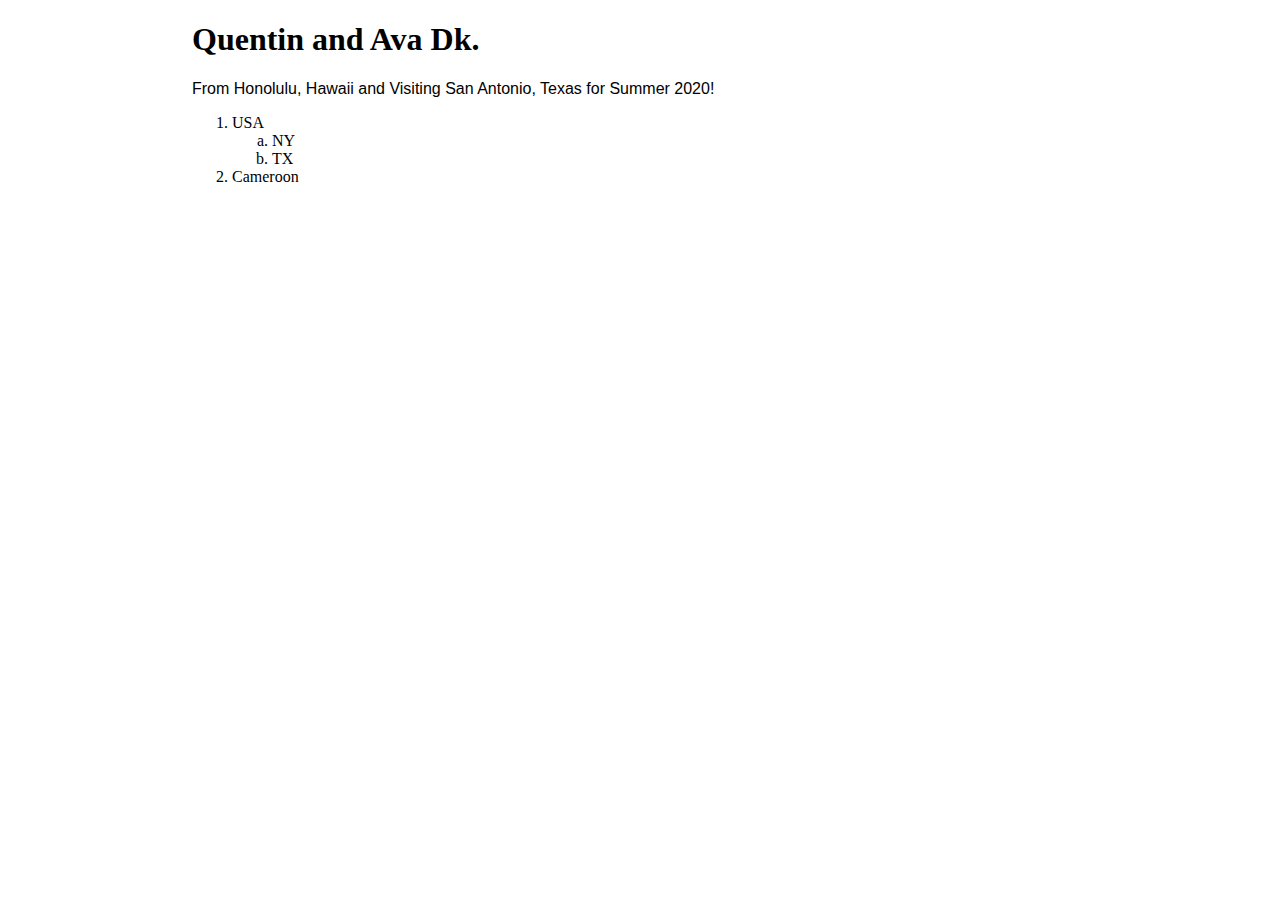
<file: index.html>
<!DOCTYPE html>
<html lang="en-us">
<head>
  <title>HTML Fundamentals</title>
  <meta name="Author" content="Dk. Vitus" />
  <meta name="Description" content="Course teaching the basics of HTML markup" />
  <meta name="keywords" lang="en-us" content="DkVitus, HTML, Vi2sDk" />
  <meta http-equiv="Content-type" content="text/html;charset=UTF-8" />
  <link rel="stylesheet" href="style.css" />
  
</head>
<body>
  <a name="TheTop"></a>
  <h1>
      Quentin and Ava Dk.
  </h1>
  
  <p >
    From Honolulu, Hawaii and Visiting San Antonio, Texas for Summer 2020!
  </p>

<ol>
  <li>USA</li>
  <ol type="a">
    <li>NY</li>
    <li>TX</li>
  </ol>
  <li>Cameroon</li>
</ol>

</body>
</html>
</file>
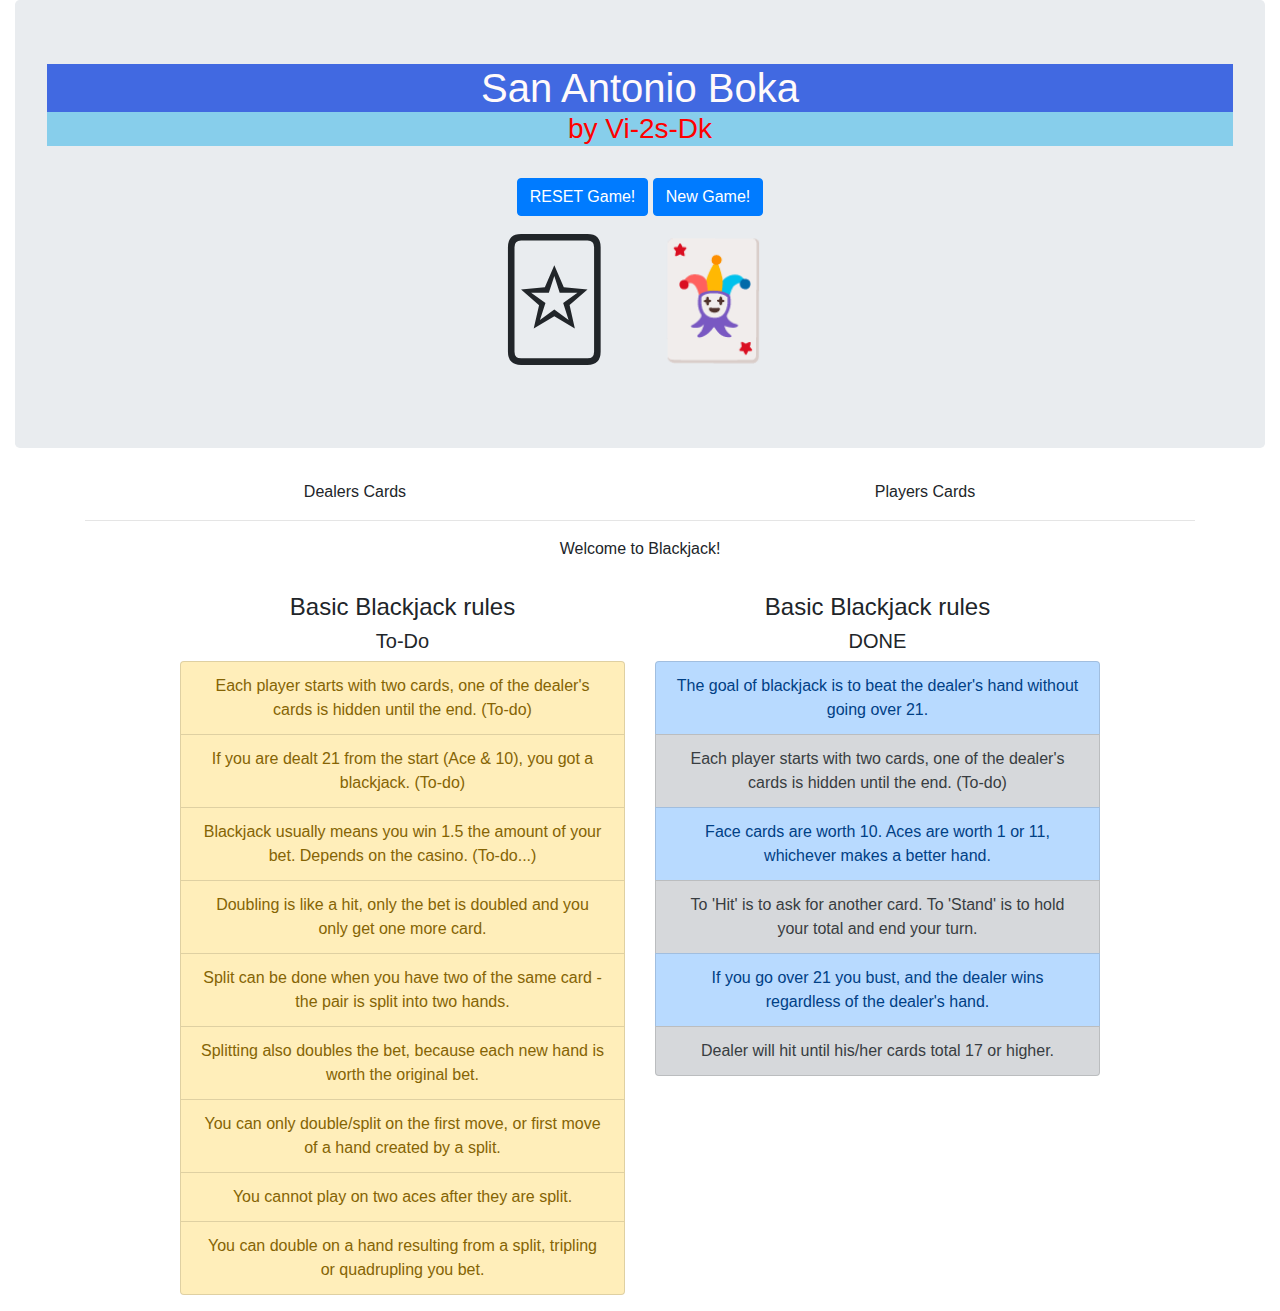
<file: Cards/index.html>
<!DOCTYPE html>
<html>

<head>
  <title>San Antonio Boka</title>
  <link rel="stylesheet" href="style.css">
  <link rel="stylesheet" href="https://stackpath.bootstrapcdn.com/bootstrap/4.3.1/css/bootstrap.min.css"
    integrity="sha384-ggOyR0iXCbMQv3Xipma34MD+dH/1fQ784/j6cY/iJTQUOhcWr7x9JvoRxT2MZw1T" crossorigin="anonymous">
  <link rel="stylesheet" href="https://cdnjs.cloudflare.com/ajax/libs/font-awesome/4.7.0/css/font-awesome.min.css">

</head>

<body>
  <header class="container-fluid">
    <div class="jumbotron">
      <h1 id="title">San Antonio Boka</h1>
      <h3>by Vi-2s-Dk</h3>
      <br>
      <button id="reset-button" type="button" class="btn btn-primary">RESET Game!</button>
      <button id="new-game-button" type="button" class="btn btn-primary">New Game!</button>
      <button id="hit-button" type="button" class="btn btn-success">Hit!</button>
      <button id="stay-button" type="button" class="btn btn-danger">Stay</button>

      <div class="the-card">
        &#127199; &#127183;
      </div>


    </div>
  </header>

  <section class="container">
    <div class="row">
      <span class="the-card col-md-6" id="dealersDisplay">

      </span>
      <span class="the-card col-md-6" id="playersDisplay">

      </span>
    </div>
    <div class="row">
      <article class="col-md-6" id="dealersCards">
        Dealers Cards

      </article>
      <article class="col-md-6" id="playersCards">
        Players Cards

      </article>
    </div>
    <hr>
    <div class="row">
      <div class="col-md-3">

      </div>
      <div class="col-md-6">
        <p id="text-area">Welcome to Blackjack!</p>
      </div>
      <div class="col-m-3">

      </div>
    </div>
    <div class="row">
      <div class="col-md-1">

      </div>
      <div class="col-md-5">
        <p id="text-area">
        <h4>Basic Blackjack rules</h4>
        <h5>To-Do</h5>
        <ul class="list-group">
          
          <li class="list-group-item list-group-item-warning">
            Each player starts with two cards, one of the dealer's cards is hidden until the end. (To-do)
          </li>
          <li class="list-group-item list-group-item-warning">
            If you are dealt 21 from the start (Ace & 10), you got a blackjack. (To-do)
          </li>
          <li class="list-group-item list-group-item-warning">
            Blackjack usually means you win 1.5 the amount of your bet. Depends on the casino. (To-do...)
          </li>
          <li class="list-group-item list-group-item-warning">
            Doubling is like a hit, only the bet is doubled and you only get one more card.
          </li>
          <li class="list-group-item list-group-item-warning">
            Split can be done when you have two of the same card - the pair is split into two hands.
          </li>
          <li class="list-group-item list-group-item-warning">
            Splitting also doubles the bet, because each new hand is worth the original bet.
          </li>
          <li class="list-group-item list-group-item-warning">
            You can only double/split on the first move, or first move of a hand created by a split.
          </li>
          <li class="list-group-item list-group-item-warning">
            You cannot play on two aces after they are split.
          </li>
          <li class="list-group-item list-group-item-warning">
            You can double on a hand resulting from a split, tripling or quadrupling you bet.
          </li>
        </ul>
        </p>
      </div>
      <div class="col-md-5">
        <p id="text-area">
        <h4>Basic Blackjack rules</h4>
        <h5>DONE</h5>
        <ul class="list-group">
          <li class="list-group-item list-group-item-primary">
            The goal of blackjack is to beat the dealer's hand without going over 21.
          </li>
          <li class="list-group-item list-group-item-secondary">
            Each player starts with two cards, one of the dealer's cards is hidden until the end. (To-do)
          </li>
          <li class="list-group-item list-group-item-primary">
            Face cards are worth 10. Aces are worth 1 or 11, whichever makes a better hand.
          </li>
          <li class="list-group-item list-group-item-secondary">
            To 'Hit' is to ask for another card. To 'Stand' is to hold your total and end your turn.
          </li>
          <li class="list-group-item list-group-item-primary">
            If you go over 21 you bust, and the dealer wins regardless of the dealer's hand.
          </li>
          <li class="list-group-item list-group-item-secondary">
            Dealer will hit until his/her cards total 17 or higher.
          </li>
        </ul>
        </p>
      </div>
      <div class="col-m-1">

      </div>
    </div>
  </section>


  <script src="blackjack-m6.js"></script>

</body>

</html>
</file>
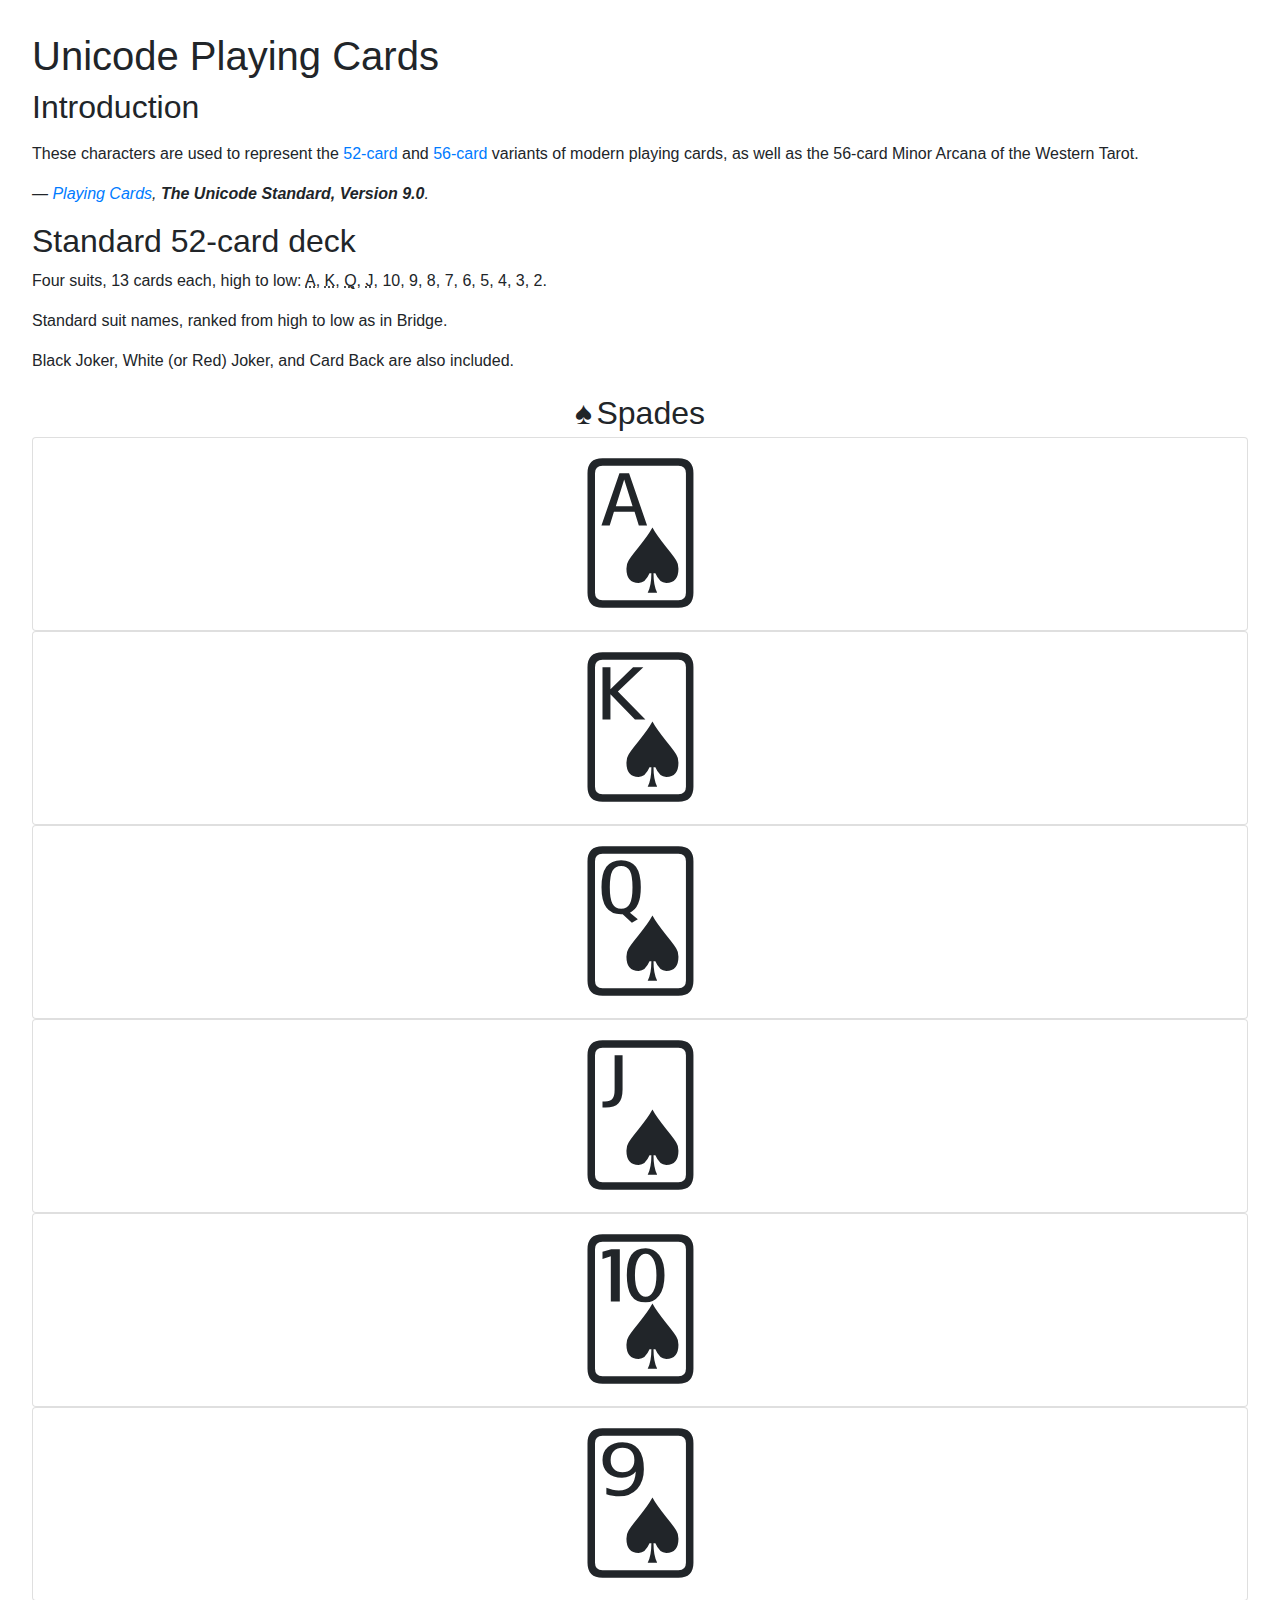
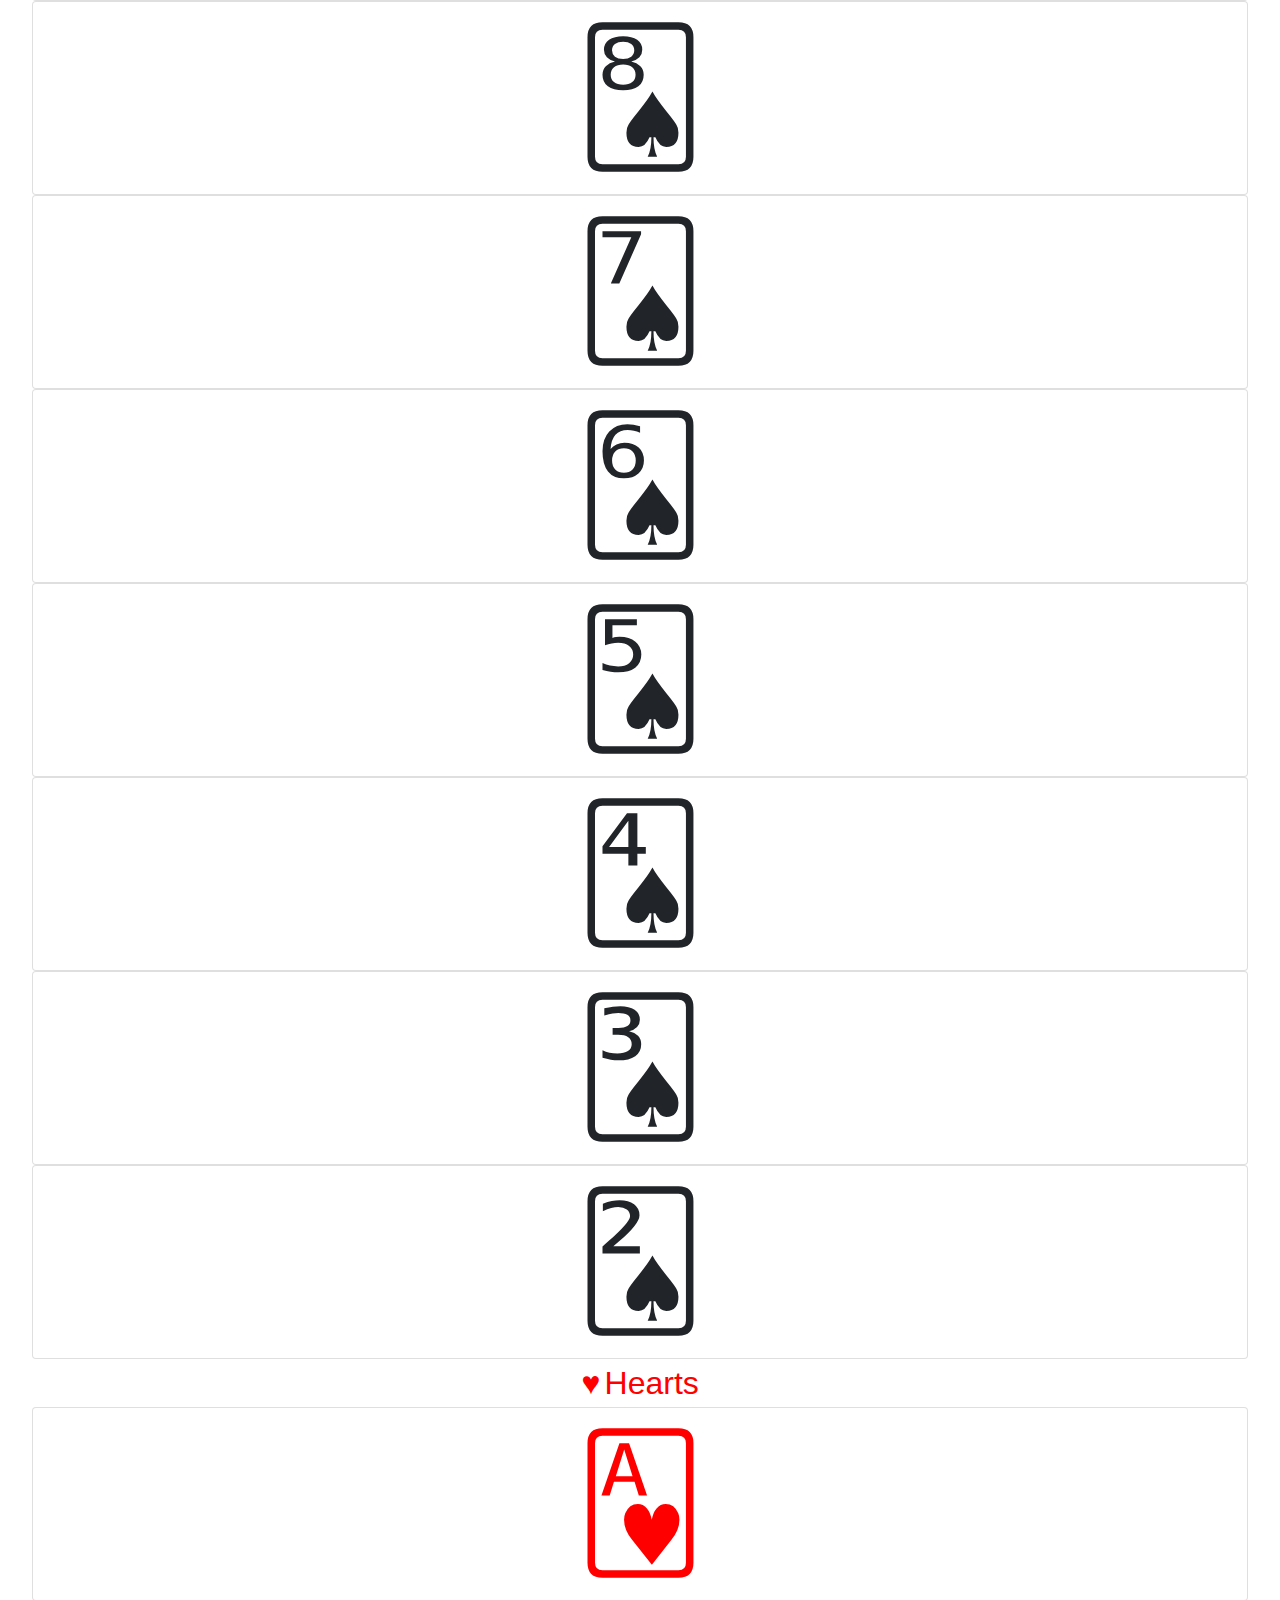
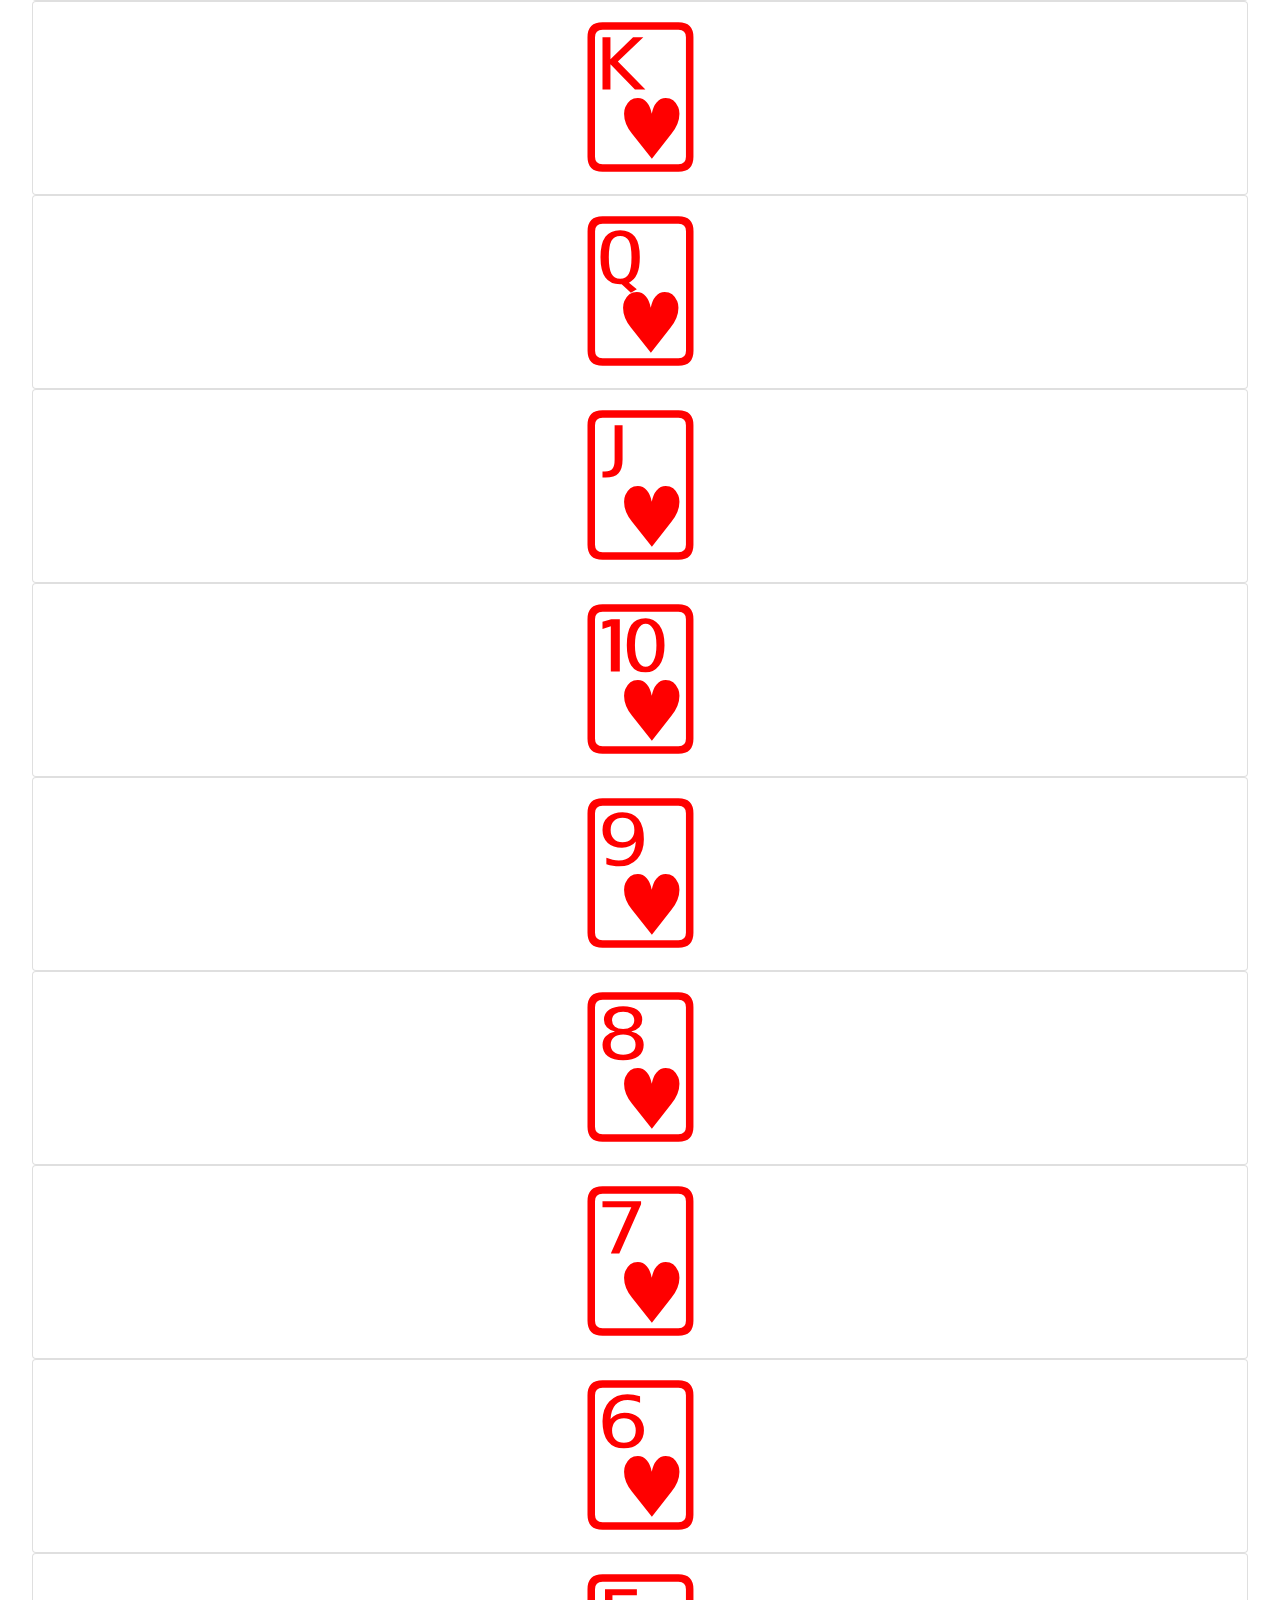
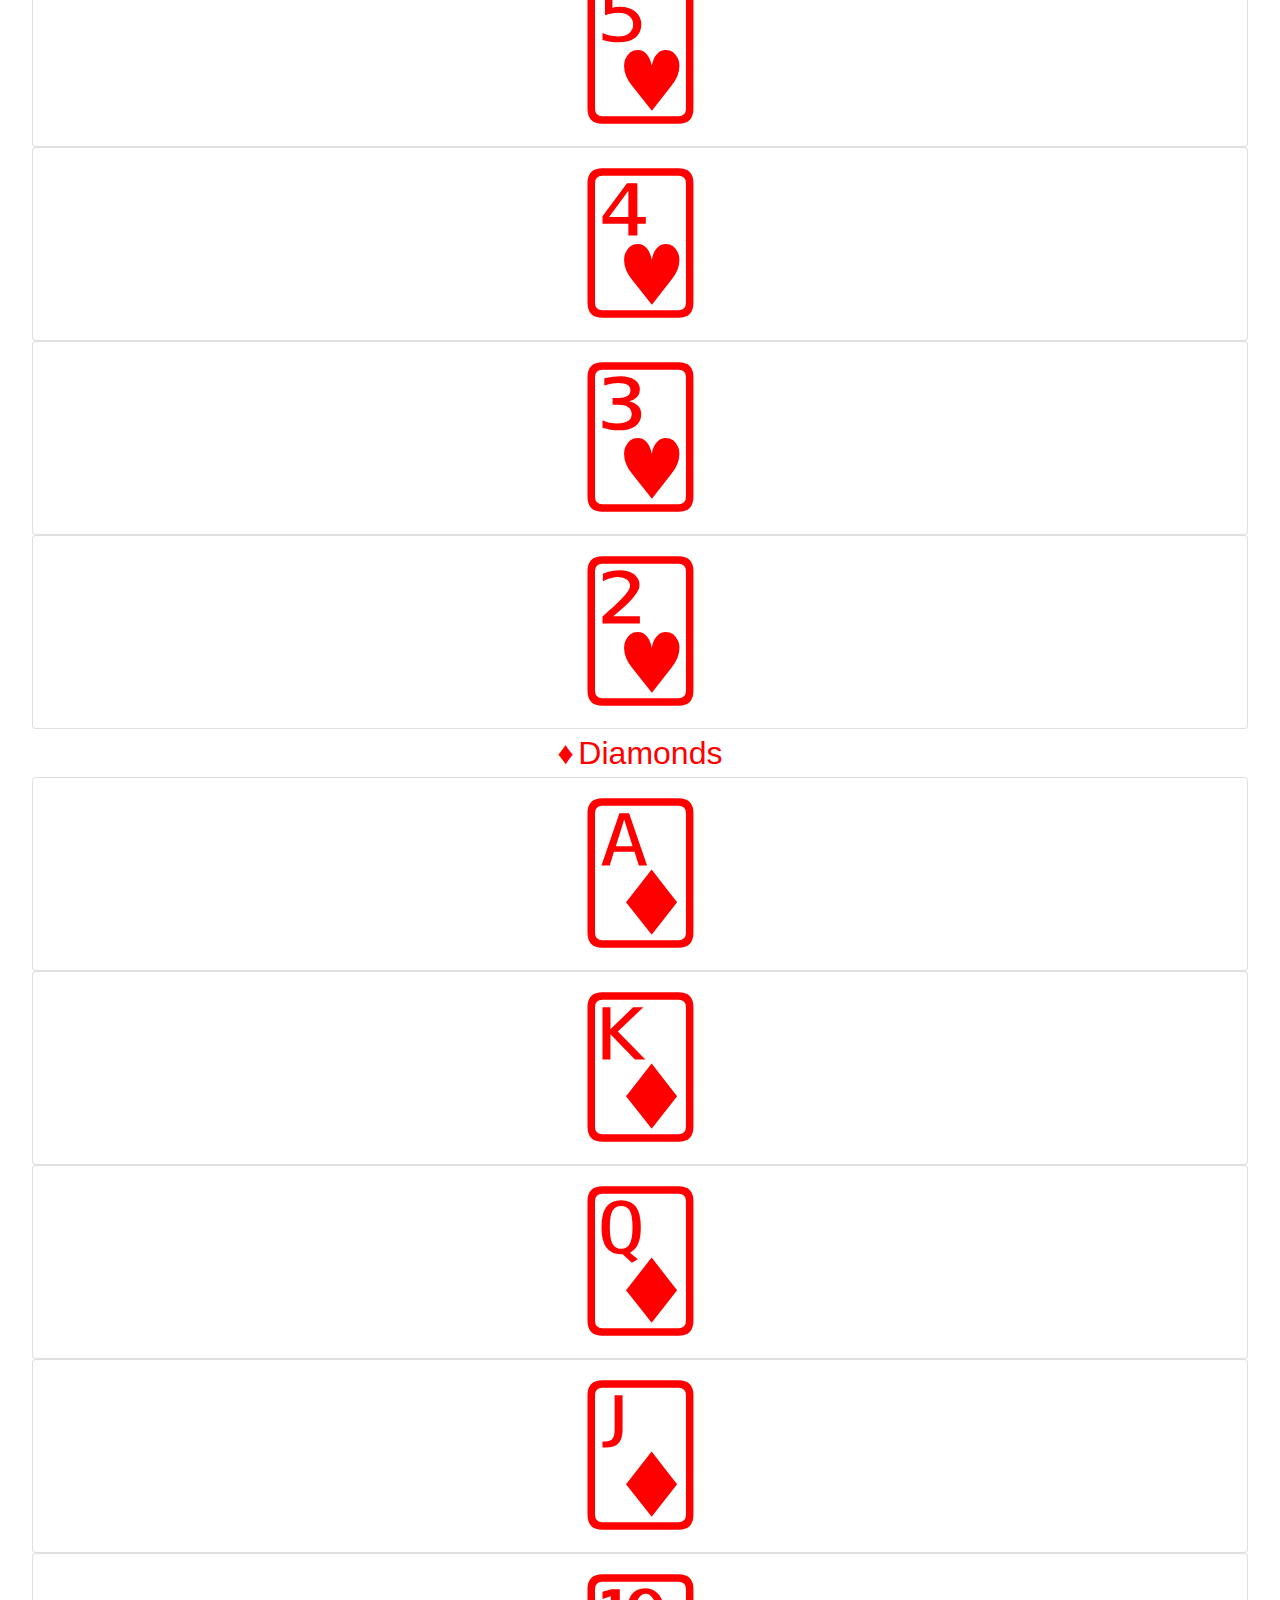
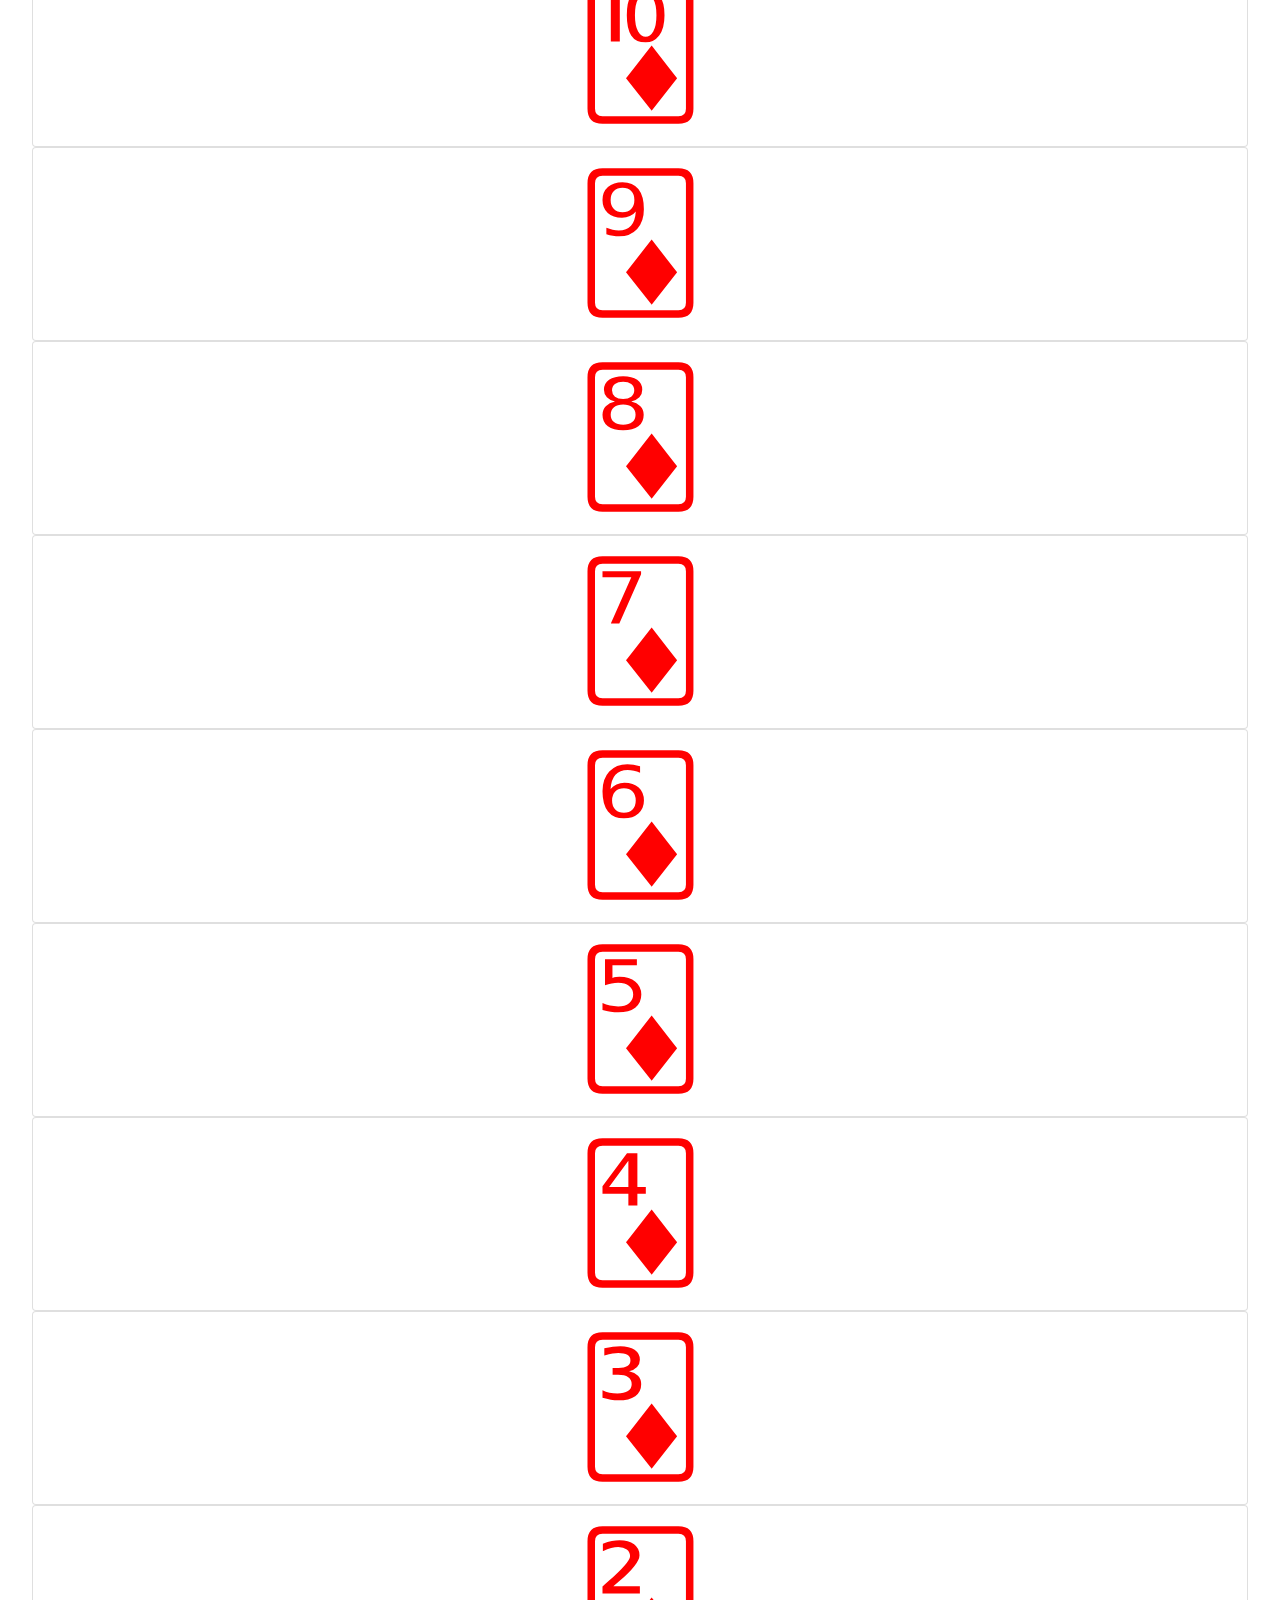
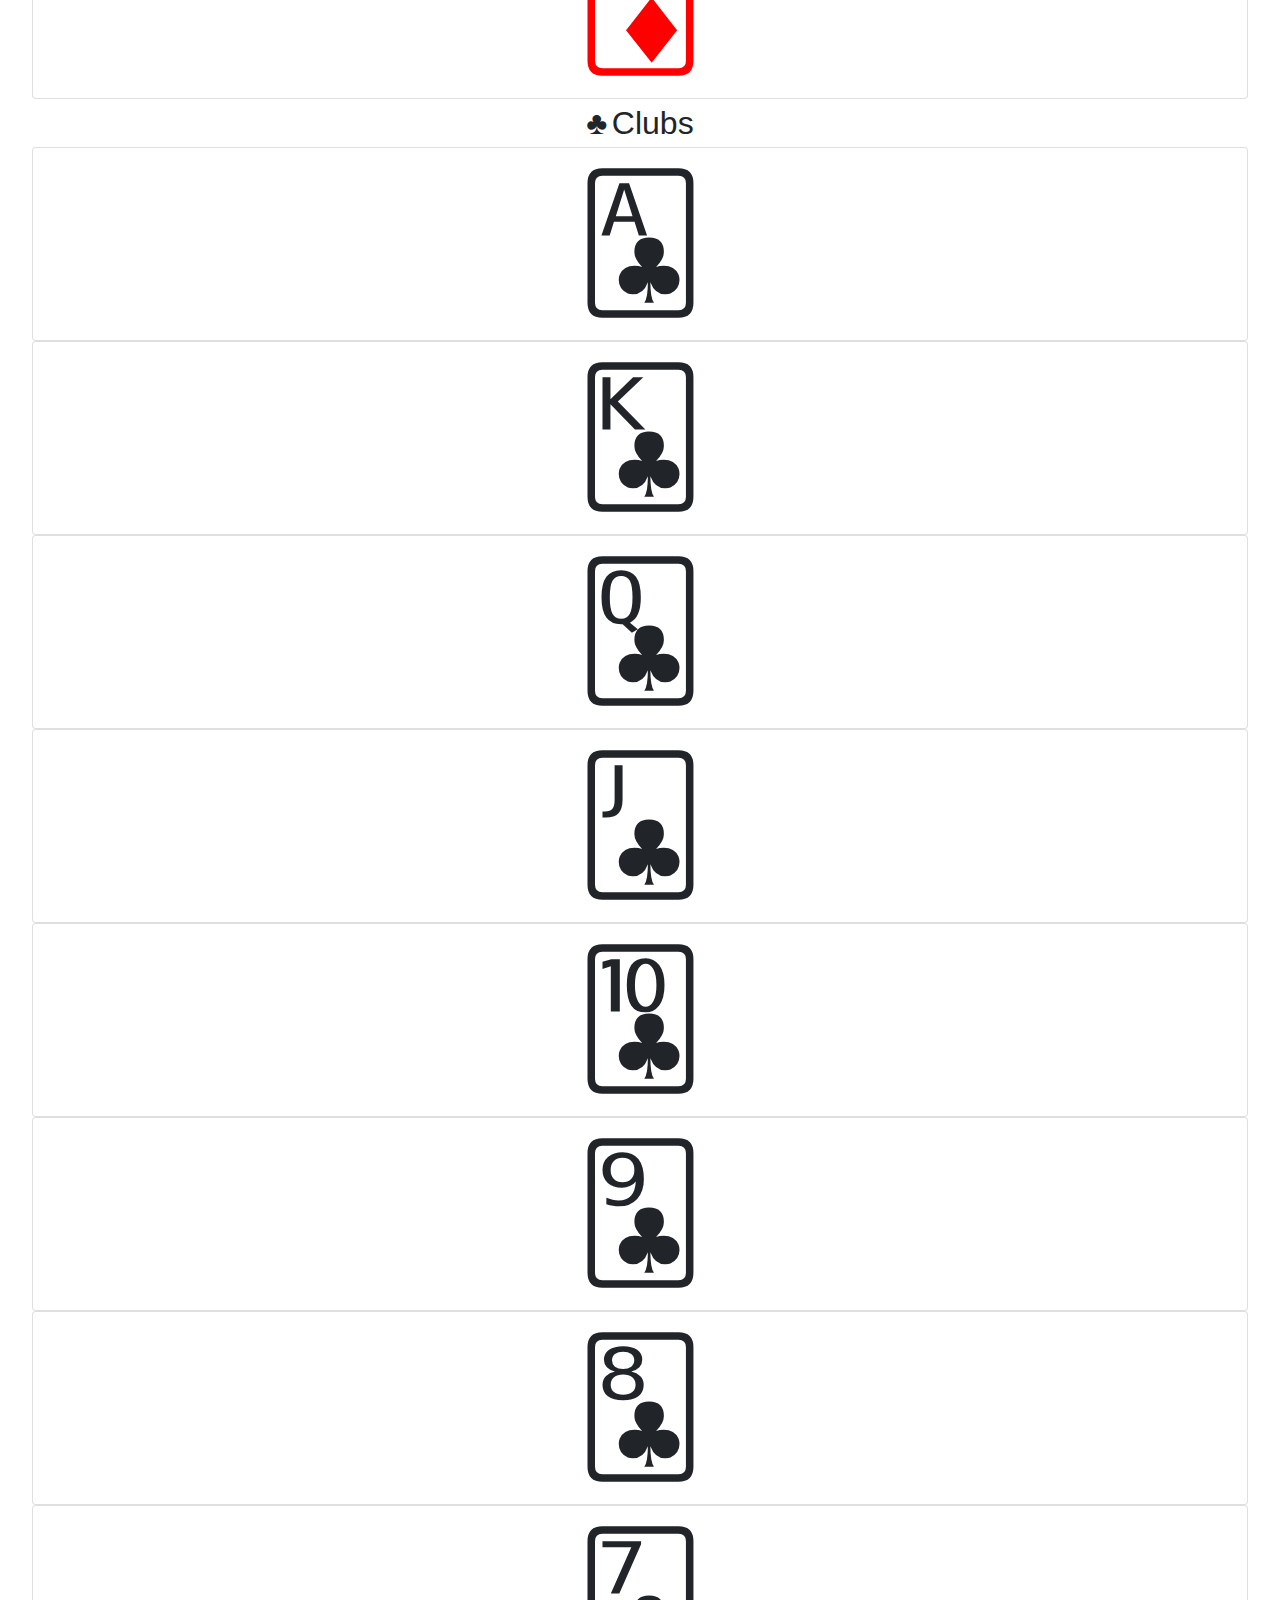
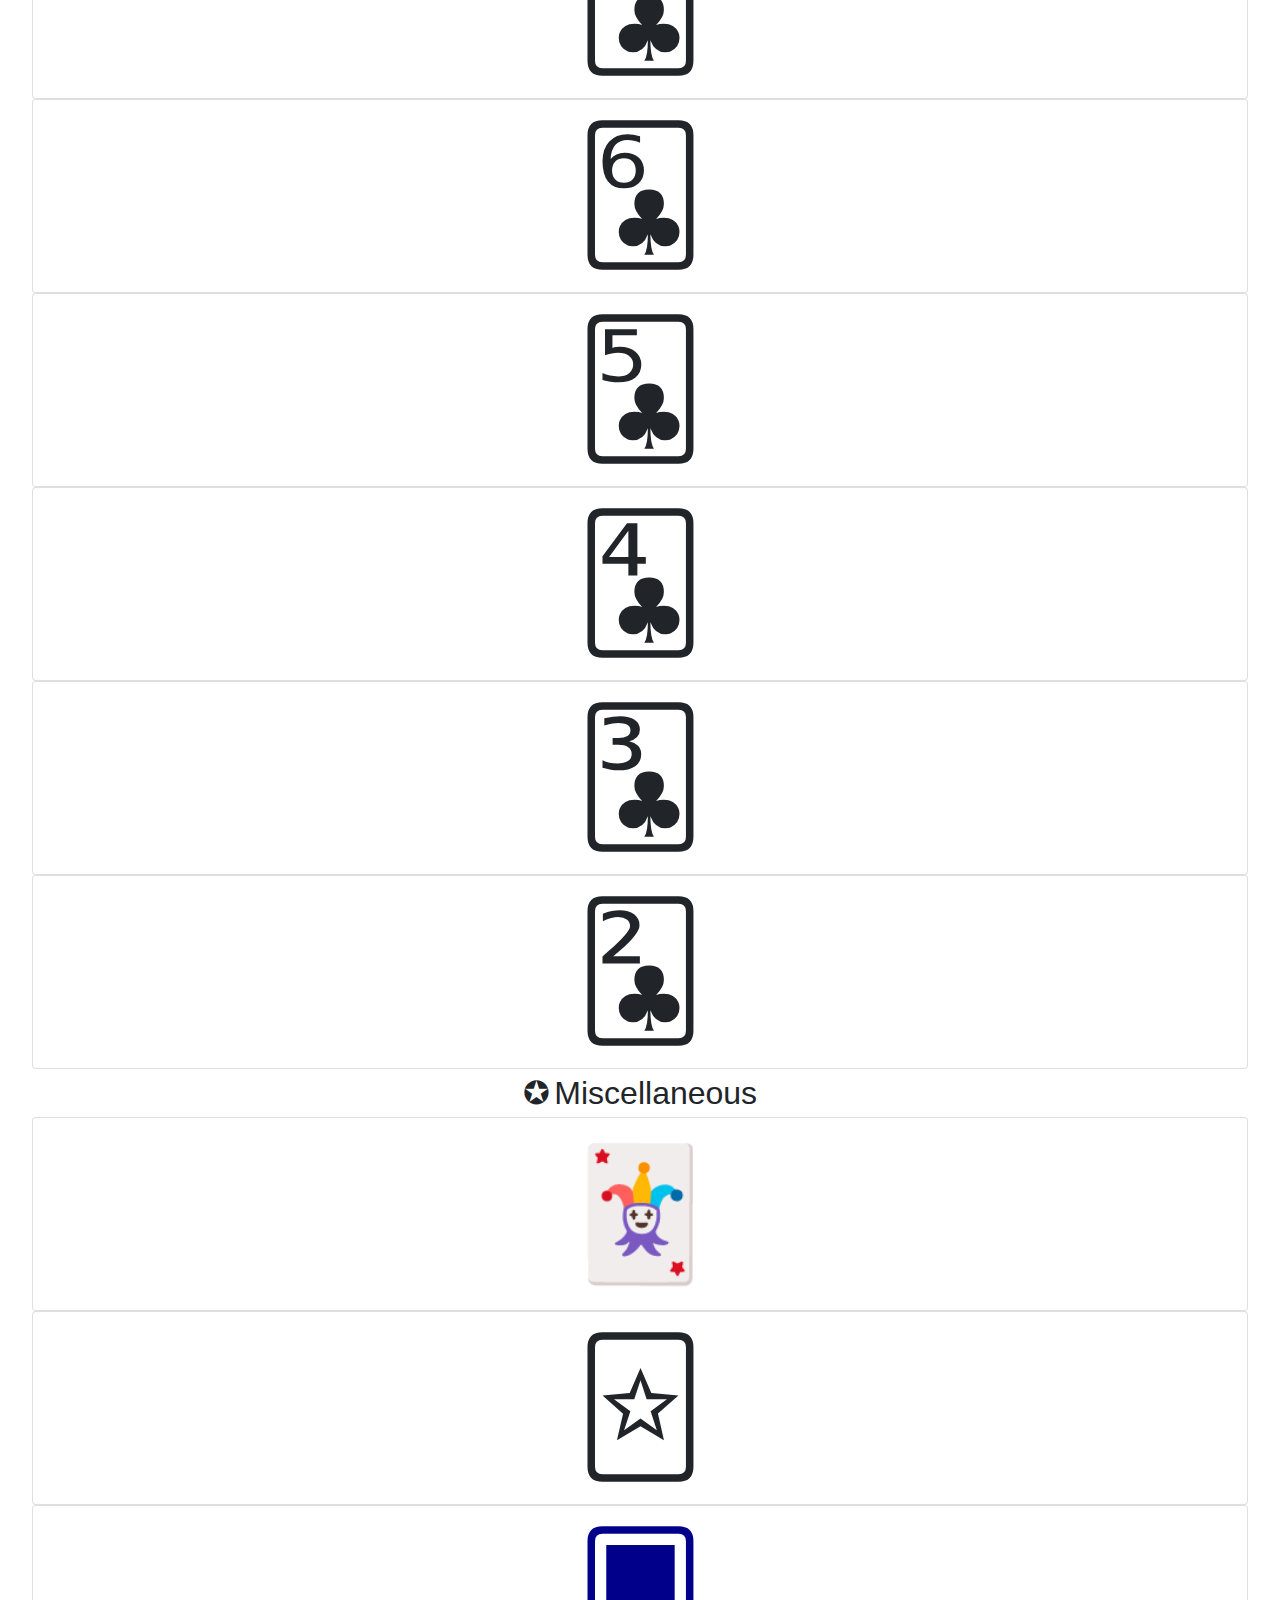
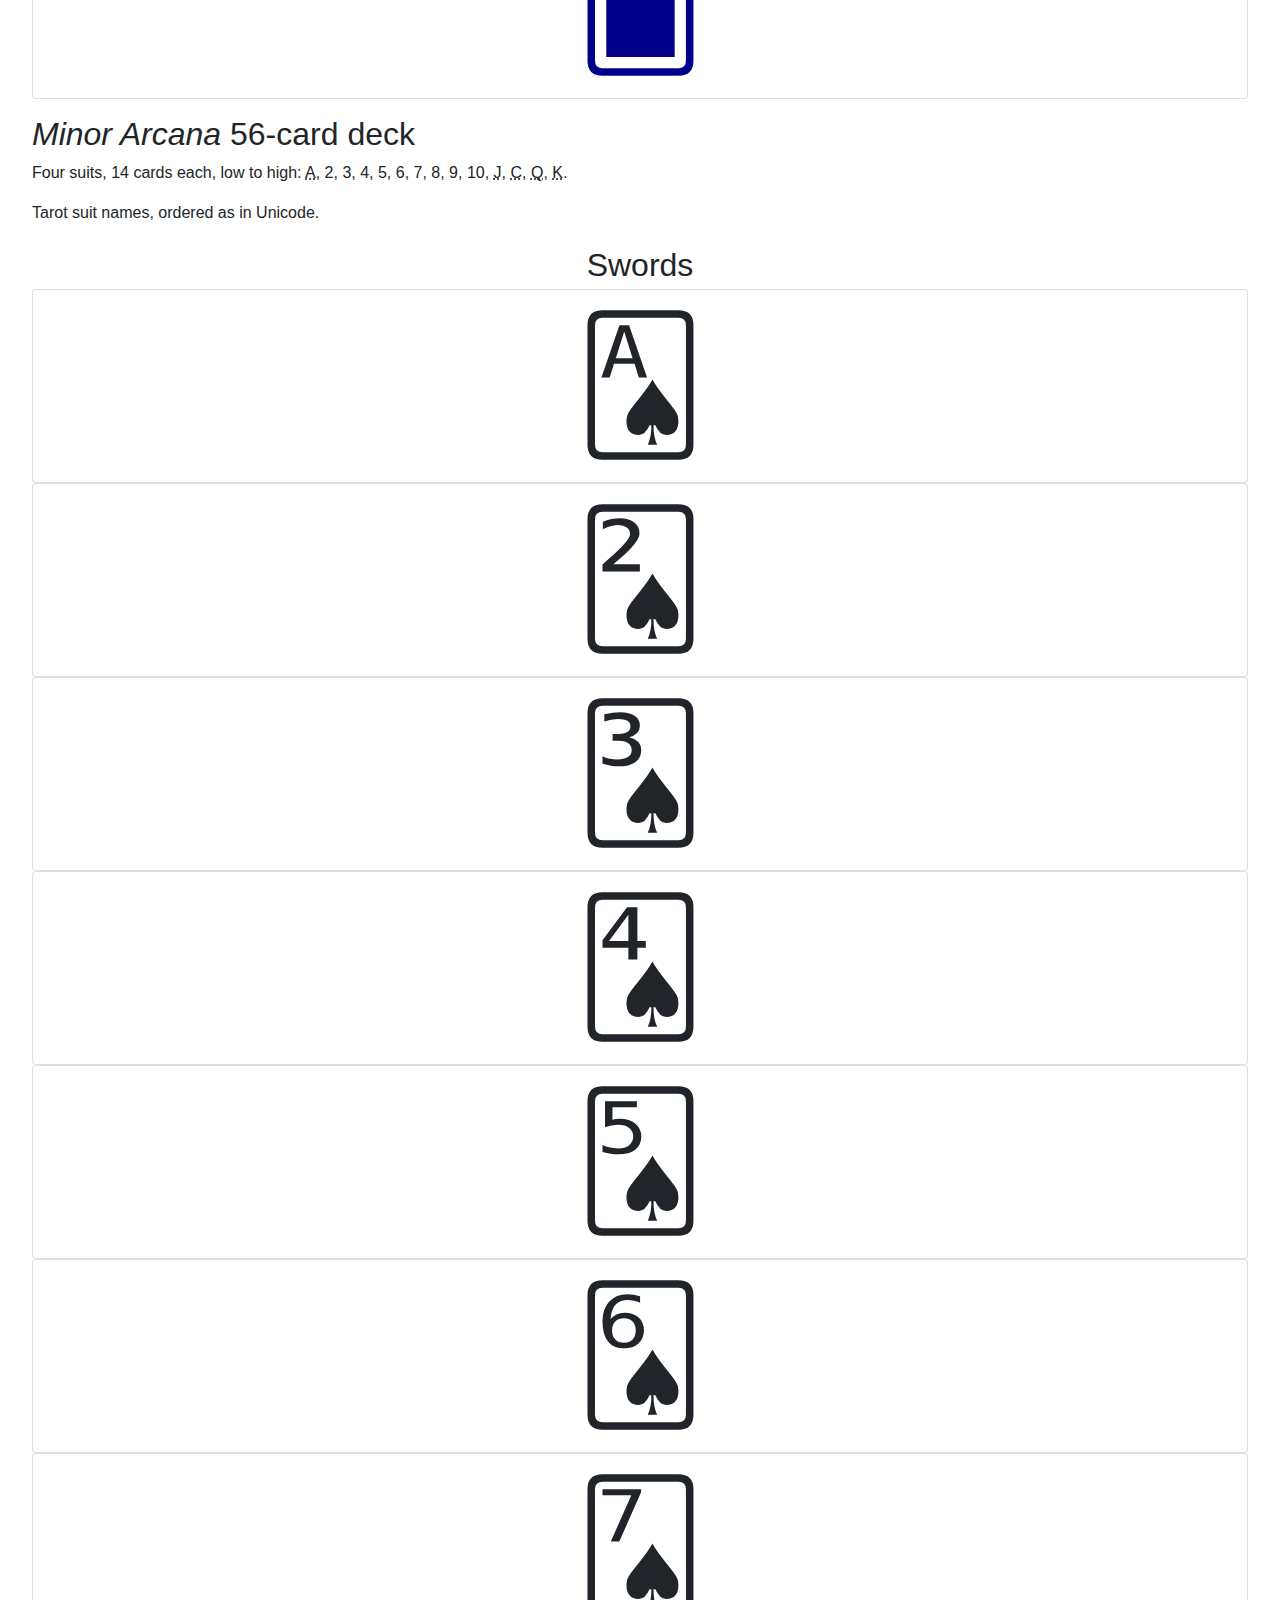
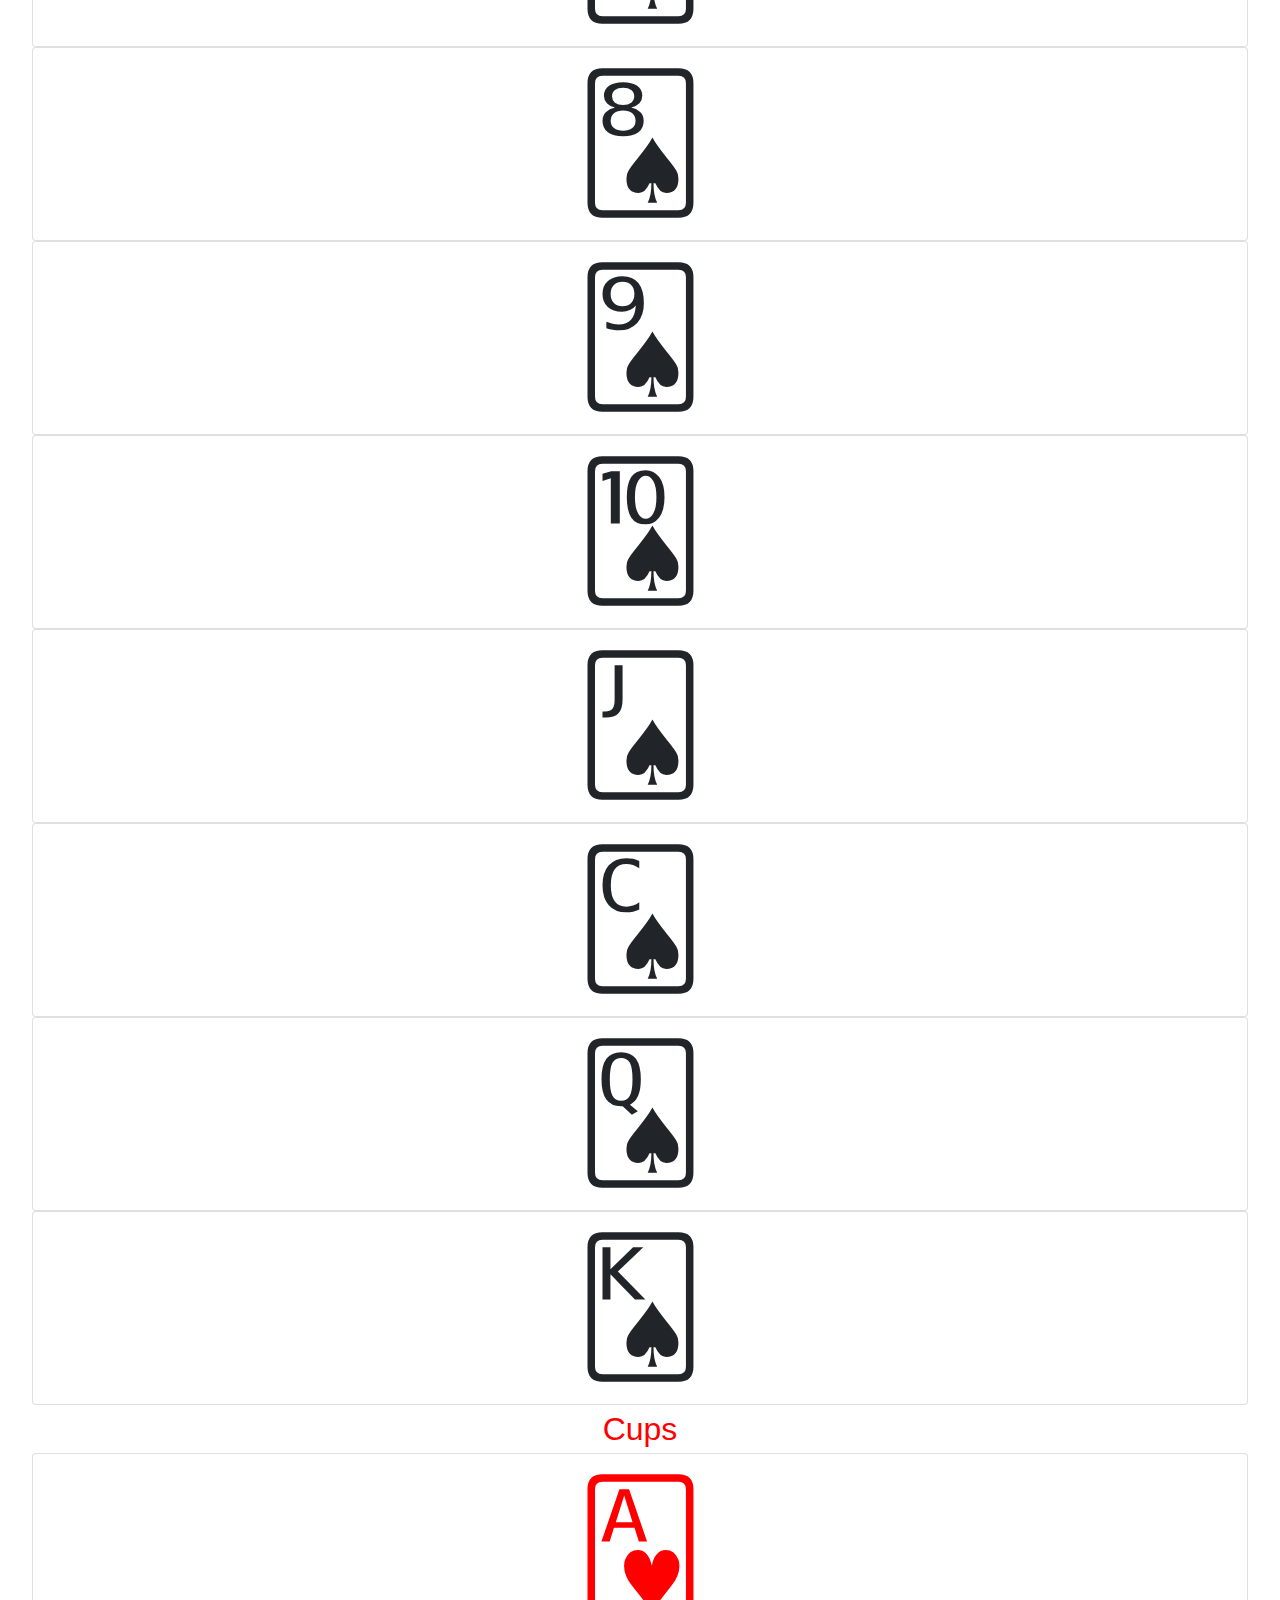
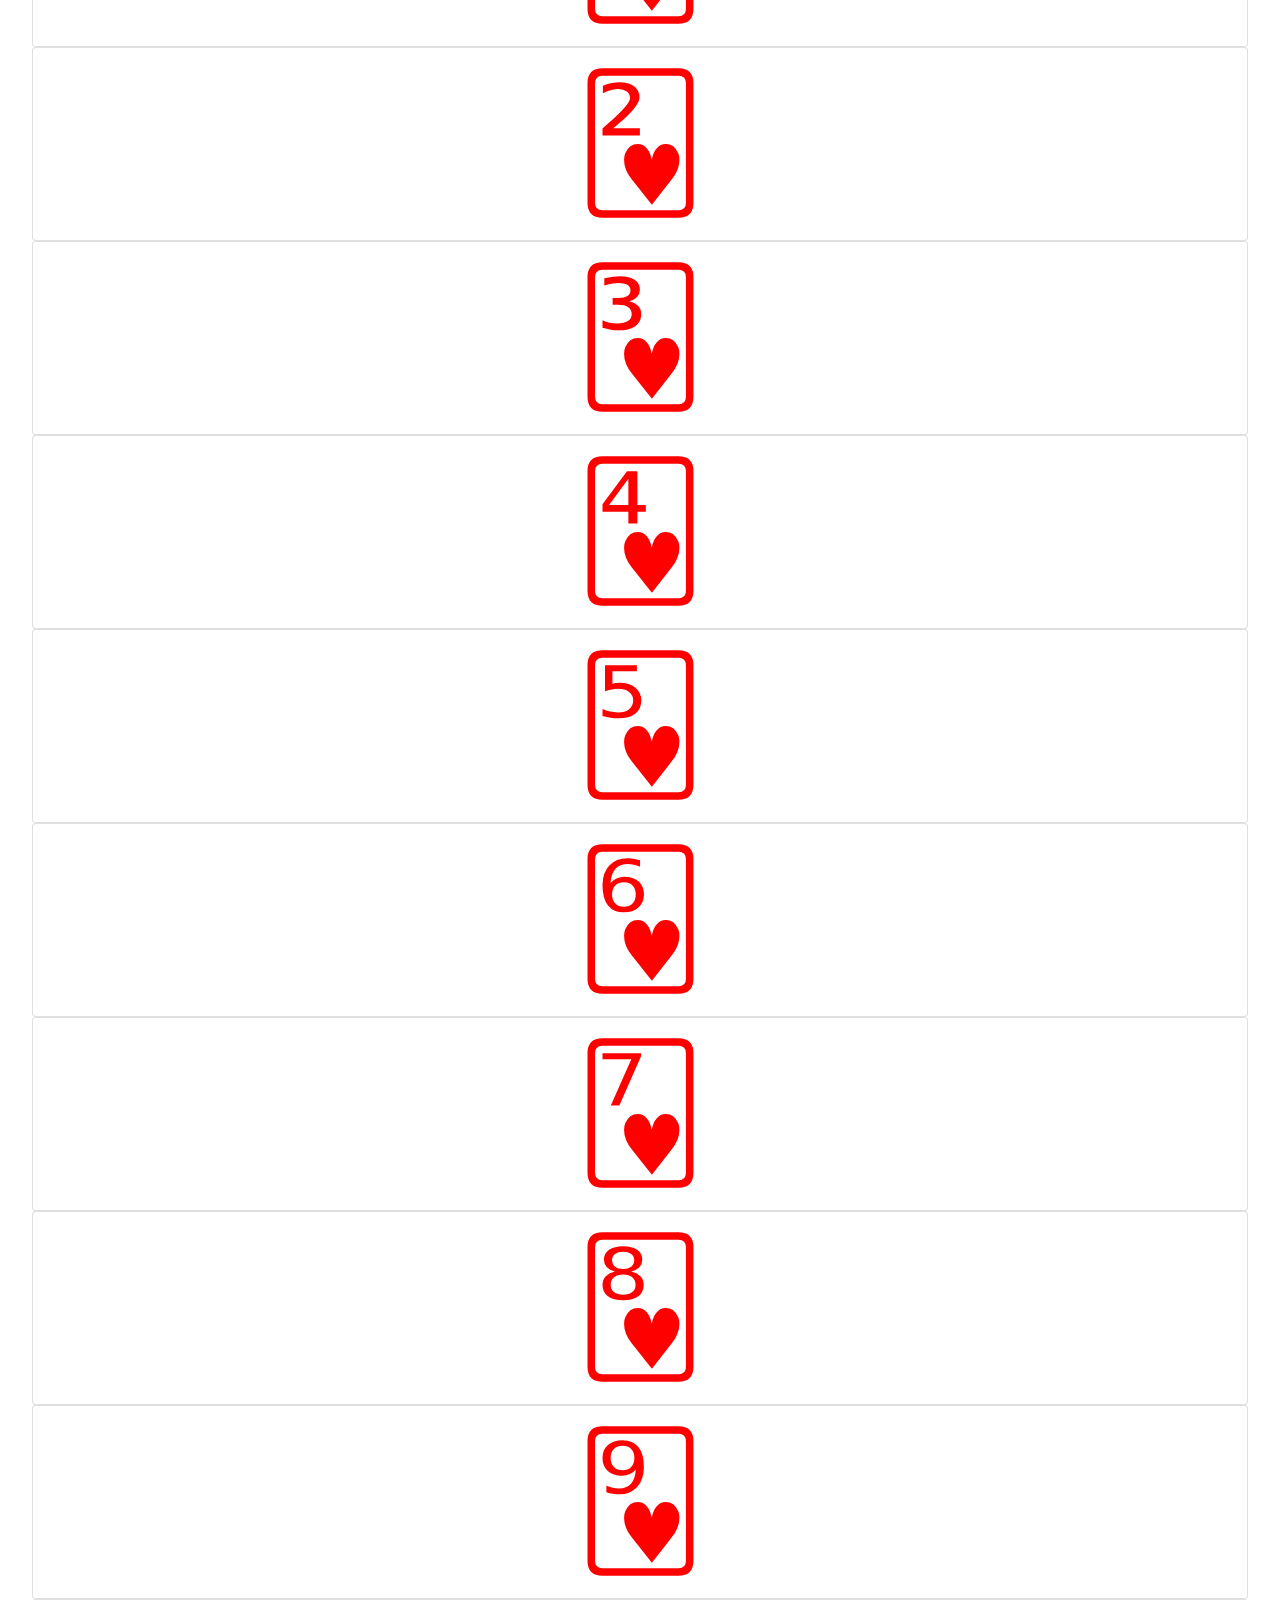
<file: Cards/ex/index.html>
<!DOCTYPE html>
<html lang="en-us">
<head>
  <title>HTML Fundamentals</title>
  <meta name="Author" content="Dk. Vitus" />
  <meta name="Description" content="Course teaching the basics of HTML markup" />
  <meta name="keywords" lang="en-us" content="DkVitus, HTML, Vi2sDk" />
  <meta http-equiv="Content-type" content="text/html;charset=UTF-8" />
  <meta name="viewport" content="width=device-width, initial-scale=1">

  <link rel="stylesheet" href="style.css" />

  <link rel="stylesheet" href="https://stackpath.bootstrapcdn.com/bootstrap/4.3.1/css/bootstrap.min.css" integrity="sha384-ggOyR0iXCbMQv3Xipma34MD+dH/1fQ784/j6cY/iJTQUOhcWr7x9JvoRxT2MZw1T" crossorigin="anonymous">
<link rel="stylesheet" href="https://cdnjs.cloudflare.com/ajax/libs/font-awesome/4.7.0/css/font-awesome.min.css">
  





</head>
<body>
    <header>
        <h1>Unicode Playing Cards</h1>
      </header>
      <section id="introduction">
        <h2>Introduction</h2>
        <p id="description">
          <blockquote>
            These characters are used to represent
            the <a href="#standard-52">52-card</a> and
            <a href="#standard-56">56-card</a> variants
            of modern playing cards,
            as well as the 56-card Minor Arcana of the Western Tarot.
          </blockquote>
          <cite>
            &mdash;<a
              href="http://unicode.org/charts/PDF/U1F0A0.pdf">
              Playing Cards</a>,
              <strong>The Unicode Standard, Version 9.0</strong>.
          </cite></p>
      </section>
      <section id="standard-52" class="color-2 jokers-2">
        <h2>
          Standard 52-card deck
        </h2>
        <p>
          Four suits, 13 cards each, high to low:
          <abbr title="Ace">A</abbr>,
          <abbr title="King">K</abbr>,
          <abbr title="Queen">Q</abbr>,
          <abbr title="Jack">J</abbr>,
          10, 9, 8, 7, 6, 5, 4, 3, 2.
        </p>
        <p>
          Standard suit names,
          ranked from high to low as in Bridge.
        </p>
        <p>
          Black Joker,
          White (or Red) Joker,
          and Card Back are also included.
        </p>
        <ul class="standard deck">
          <li class="spades suit">
            <span class="pip">♠</span>
            <span class="suit-name">Spades</span>
            <ul class="cards">
              <li class="ace card"   >🂡</li>
              <li class="king card"  >🂮</li>
              <li class="queen card" >🂭</li>
              <li class="jack card"  >🂫</li>
              <li class="ten card"   >🂪</li>
              <li class="nine card"  >🂩</li>
              <li class="eight card" >🂨</li>
              <li class="seven card" >🂧</li>
              <li class="six card"   >🂦</li>
              <li class="five card"  >🂥</li>
              <li class="four card"  >🂤</li>
              <li class="three card" >🂣</li>
              <li class="two card"   >🂢</li>
            </ul>
          </li>
          <li class="hearts suit">
            <span class="pip">♥</span>
            <span class="suit-name">Hearts</span>
            <ul class="cards">
              <li class="ace card"   >🂱</li>
              <li class="king card"  >🂾</li>
              <li class="queen card" >🂽</li>
              <li class="jack card"  >🂻</li>
              <li class="ten card"   >🂺</li>
              <li class="nine card"  >🂹</li>
              <li class="eight card" >🂸</li>
              <li class="seven card" >🂷</li>
              <li class="six card"   >🂶</li>
              <li class="five card"  >🂵</li>
              <li class="four card"  >🂴</li>
              <li class="three card" >🂳</li>
              <li class="two card"   >🂲</li>
            </ul>
          </li>
          <li class="diamonds suit">
            <span class="pip">♦</span>
            <span class="suit-name">Diamonds</span>
            <ul class="cards">
              <li class="ace card"   >🃁</li>
              <li class="king card"  >🃎</li>
              <li class="queen card" >🃍</li>
              <li class="jack card"  >🃋</li>
              <li class="ten card"   >🃊</li>
              <li class="nine card"  >🃉</li>
              <li class="eight card" >🃈</li>
              <li class="seven card" >🃇</li>
              <li class="six card"   >🃆</li>
              <li class="five card"  >🃅</li>
              <li class="four card"  >🃄</li>
              <li class="three card" >🃃</li>
              <li class="two card"   >🃂</li>
            </ul>
          </li>
          <li class="clubs suit">
            <span class="pip">♣</span>
            <span class="suit-name">Clubs</span>
            <ul class="cards">
              <li class="ace card"   >🃑</li>
              <li class="king card"  >🃞</li>
              <li class="queen card" >🃝</li>
              <li class="jack card"  >🃛</li>
              <li class="ten card"   >🃚</li>
              <li class="nine card"  >🃙</li>
              <li class="eight card" >🃘</li>
              <li class="seven card" >🃗</li>
              <li class="six card"   >🃖</li>
              <li class="five card"  >🃕</li>
              <li class="four card"  >🃔</li>
              <li class="three card" >🃓</li>
              <li class="two card"   >🃒</li>
            </ul>
          </li>
          <li class="misc suit">
            <span class="pip">✪</span>
            <span class="suit-name">
              Miscellaneous
            </span>
            <ul class="cards">
              <li class="big joker card">🃏</li>
              <li class="little joker card">🃟</li>
              <li class="card-back card">🂠</li>
            </ul>
          </li>
        </ul>
      </section>
      <section id="minor-arcana" class="color-2">
        <h2>
          <em>Minor Arcana</em> 56-card deck
        </h2>
        <p>
          Four suits,
          14 cards each,
          low to high:
            <abbr title="Ace">A</abbr>,
            2, 3, 4, 5, 6, 7, 8, 9, 10,
            <abbr title="Jack">J</abbr>,
            <abbr title="Knight (chevalier)">C</abbr>,
            <abbr title="Queen">Q</abbr>,
            <abbr title="King">K</abbr>.
        </p>
        <p>
          Tarot suit names,
          ordered as in Unicode.
        </p>
        <ul class="tarot cards">
          <li class="spades suit">
            <span class="pip">♠</span>
            <span class="suit-name">Swords</span>
            <ul class="cards">
              <li class="ace card"   >🂡</li>
              <li class="two card"   >🂢</li>
              <li class="three card" >🂣</li>
              <li class="four card"  >🂤</li>
              <li class="five card"  >🂥</li>
              <li class="six card"   >🂦</li>
              <li class="seven card" >🂧</li>
              <li class="eight card" >🂨</li>
              <li class="nine card"  >🂩</li>
              <li class="ten card"   >🂪</li>
              <li class="jack card"  >🂫</li>
              <li class="knight card">🂬</li>
              <li class="queen card" >🂭</li>
              <li class="king card"  >🂮</li>
            </ul>
          </li>
          <li class="hearts suit">
            <span class="pip">♥</span>
            <span class="suit-name">Cups</span>
            <ul class="cards">
              <li class="ace card"   >🂱</li>
              <li class="two card"   >🂲</li>
              <li class="three card" >🂳</li>
              <li class="four card"  >🂴</li>
              <li class="five card"  >🂵</li>
              <li class="six card"   >🂶</li>
              <li class="seven card" >🂷</li>
              <li class="eight card" >🂸</li>
              <li class="nine card"  >🂹</li>
              <li class="ten card"   >🂺</li>
              <li class="jack card"  >🂻</li>
              <li class="knight card">🂼</li>
              <li class="queen card" >🂽</li>
              <li class="king card"  >🂾</li>
            </ul>
          </li>
          <li class="diamonds suit">
            <span class="pip">♦</span>
            <span class="suit-name">Pentacles</span>
            <ul class="cards">
              <li class="ace card"   >🃁</li>
              <li class="two card"   >🃂</li>
              <li class="three card" >🃃</li>
              <li class="four card"  >🃄</li>
              <li class="five card"  >🃅</li>
              <li class="six card"   >🃆</li>
              <li class="seven card" >🃇</li>
              <li class="eight card" >🃈</li>
              <li class="nine card"  >🃉</li>
              <li class="ten card"   >🃊</li>
              <li class="jack card"  >🃋</li>
              <li class="knight card">🃌</li>
              <li class="queen card" >🃍</li>
              <li class="king card"  >🃎</li>
            </ul>
          </li>
          <li class="clubs suit">
            <span class="pip">♣</span>
            <span class="suit-name">Wands</span>
            <ul class="cards">
              <li class="ace card"   >🃑</li>
              <li class="two card"   >🃒</li>
              <li class="three card" >🃓</li>
              <li class="four card"  >🃔</li>
              <li class="five card"  >🃕</li>
              <li class="six card"   >🃖</li>
              <li class="seven card" >🃗</li>
              <li class="eight card" >🃘</li>
              <li class="nine card"  >🃙</li>
              <li class="ten card"   >🃚</li>
              <li class="jack card"  >🃛</li>
              <li class="knight card">🃜</li>
              <li class="queen card" >🃝</li>
              <li class="king card"  >🃞</li>
            </ul>
          </li>
        </ul>
        
      </section>
      <section id="no-revoke" class="color-4">
        <h2>“No Revoke” deck</h2>
        <ul class="standard cards">
          <li class="spades suit">
            <span class="pip">♠</span>
            <span class="suit-name">Spades</span>
            <ul>
              <li class="ace card"   >🂡</li>
              <li class="king card"  >🂮</li>
              <li class="queen card" >🂭</li>
              <li class="jack card"  >🂫</li>
              <li class="ten card"   >🂪</li>
              <li class="nine card"  >🂩</li>
              <li class="eight card" >🂨</li>
              <li class="seven card" >🂧</li>
              <li class="six card"   >🂦</li>
              <li class="five card"  >🂥</li>
              <li class="four card"  >🂤</li>
              <li class="three card" >🂣</li>
              <li class="two card"   >🂢</li>
            </ul>
          </li>
          <li class="hearts suit">
            <span class="pip">♥</span>
            <span class="suit-name">Hearts</span>
            <ul>
              <li class="ace card"   >🂱</li>
              <li class="king card"  >🂾</li>
              <li class="queen card" >🂽</li>
              <li class="jack card"  >🂻</li>
              <li class="ten card"   >🂺</li>
              <li class="nine card"  >🂹</li>
              <li class="eight card" >🂸</li>
              <li class="seven card" >🂷</li>
              <li class="six card"   >🂶</li>
              <li class="five card"  >🂵</li>
              <li class="four card"  >🂴</li>
              <li class="three card" >🂳</li>
              <li class="two card"   >🂲</li>
            </ul>
          </li>
          <li class="diamonds suit">
            <span class="pip">♦</span>
            <span class="suit-name">Diamonds</span>
            <ul>
              <li class="ace card"   >🃁</li>
              <li class="king card"  >🃎</li>
              <li class="queen card" >🃍</li>
              <li class="jack card"  >🃋</li>
              <li class="ten card"   >🃊</li>
              <li class="nine card"  >🃉</li>
              <li class="eight card" >🃈</li>
              <li class="seven card" >🃇</li>
              <li class="six card"   >🃆</li>
              <li class="five card"  >🃅</li>
              <li class="four card"  >🃄</li>
              <li class="three card" >🃃</li>
              <li class="two card"   >🃂</li>
            </ul>
          </li>
          <li class="clubs suit">
            <span class="pip">♣</span>
            <span class="suit-name">Clubs</span>
            <ul>
              <li class="ace card"   >🃑</li>
              <li class="king card"  >🃞</li>
              <li class="queen card" >🃝</li>
              <li class="jack card"  >🃛</li>
              <li class="ten card"   >🃚</li>
              <li class="nine card"  >🃙</li>
              <li class="eight card" >🃘</li>
              <li class="seven card" >🃗</li>
              <li class="six card"   >🃖</li>
              <li class="five card"  >🃕</li>
              <li class="four card"  >🃔</li>
              <li class="three card" >🃓</li>
              <li class="two card"   >🃒</li>
            </ul>
          </li>
        </ul>
      </section>
      <section id="spades-699" class="color-2">
        <h2>Spades: 699 Rules</h2>
        <p>
          A 52-card deck using 2 Joker cards.
          Discard Two of Clubs and Two of Hearts from deck before deal.
          Two of Diamonds becomes Third Joker.
        </p>
        <p>
          Big Joker (Black/Colored),
          Little Joker (White/Plain/Red),
          Deuce of Diamonds,
          and Deuce of Spades
          are the top Trump cards.
          Remaining Spades rank: A, K, Q, J, 10, 9, 8, 7, 6, 5, 4, 3.
        </p>
        <p>Remaining three suits have 12 cards each.</p>
        <ul class="spades cards">
          <li class="spades suit">
            ♠ — <strong>Trumps &amp; Spades</strong>
            <ul>
              <li class="big joker card"         >🃏</li>
              <li class="little joker card"      >🃟</li>
              <li class="two deuce diamonds card">🃂</li>
              <li class="two deuce card"         >🂢</li>
              <li class="ace card card"          >🂡</li>
              <li class="king card"  >🂮</li>
              <li class="queen card" >🂭</li>
              <li class="jack card"  >🂫</li>
              <li class="ten card"   >🂪</li>
              <li class="nine card"  >🂩</li>
              <li class="eight card" >🂨</li>
              <li class="seven card" >🂧</li>
              <li class="six card"   >🂦</li>
              <li class="five card"  >🂥</li>
              <li class="four card"  >🂤</li>
              <li class="three card" >🂣</li>
            </ul>
          </li>
          <li class="hearts suit">
            ♥ — <strong>Hearts</strong>
            <ul>
              <li class="ace card"   >🂱</li>
              <li class="king card"  >🂾</li>
              <li class="queen card" >🂽</li>
              <li class="jack card"  >🂻</li>
              <li class="ten card"   >🂺</li>
              <li class="nine card"  >🂹</li>
              <li class="eight card" >🂸</li>
              <li class="seven card" >🂷</li>
              <li class="six card"   >🂶</li>
              <li class="five card"  >🂵</li>
              <li class="four card"  >🂴</li>
              <li class="three card" >🂳</li>
              <li class="discarded two card"   >🂲</li>
            </ul>
          </li>
          <li class="diamonds suit">
            ♦ – <strong>Diamonds</strong>
            <ul>
              <li class="ace card"   >🃁</li>
              <li class="king card"  >🃎</li>
              <li class="queen card" >🃍</li>
              <li class="jack card"  >🃋</li>
              <li class="ten card"   >🃊</li>
              <li class="nine card"  >🃉</li>
              <li class="eight card" >🃈</li>
              <li class="seven card" >🃇</li>
              <li class="six card"   >🃆</li>
              <li class="five card"  >🃅</li>
              <li class="four card"  >🃄</li>
              <li class="three card" >🃃</li>
              <li class="moved two card">🃂</li>
            </ul>
          </li>
          <li class="clubs suit">
            ♣ — <strong>Clubs</strong>
            <ul>
              <li class="ace card"   >🃑</li>
              <li class="king card"  >🃞</li>
              <li class="queen card" >🃝</li>
              <li class="jack card"  >🃛</li>
              <li class="ten card"   >🃚</li>
              <li class="nine card"  >🃙</li>
              <li class="eight card" >🃘</li>
              <li class="seven card" >🃗</li>
              <li class="six card"   >🃖</li>
              <li class="five card"  >🃕</li>
              <li class="four card"  >🃔</li>
              <li class="three card" >🃓</li>
              <li class="discarded two card"   >🃒</li>
            </ul>
          </li>
        </ul>
      </section>
      <footer>
        <p id="colophon">
            This page <s>uses</s> will use
            the <cite>Apple Symbols</cite> font
            to override Emoji rendering of Black Joker.
        </p>
        <p>
          <small>&copy; 2016&ndash;2017 Oliver <abbr title="Gordon Alphaeus">G. A.</abbr> Baptiste.</small>
        </p>
      </footer>
    </body>
</html>
</file>
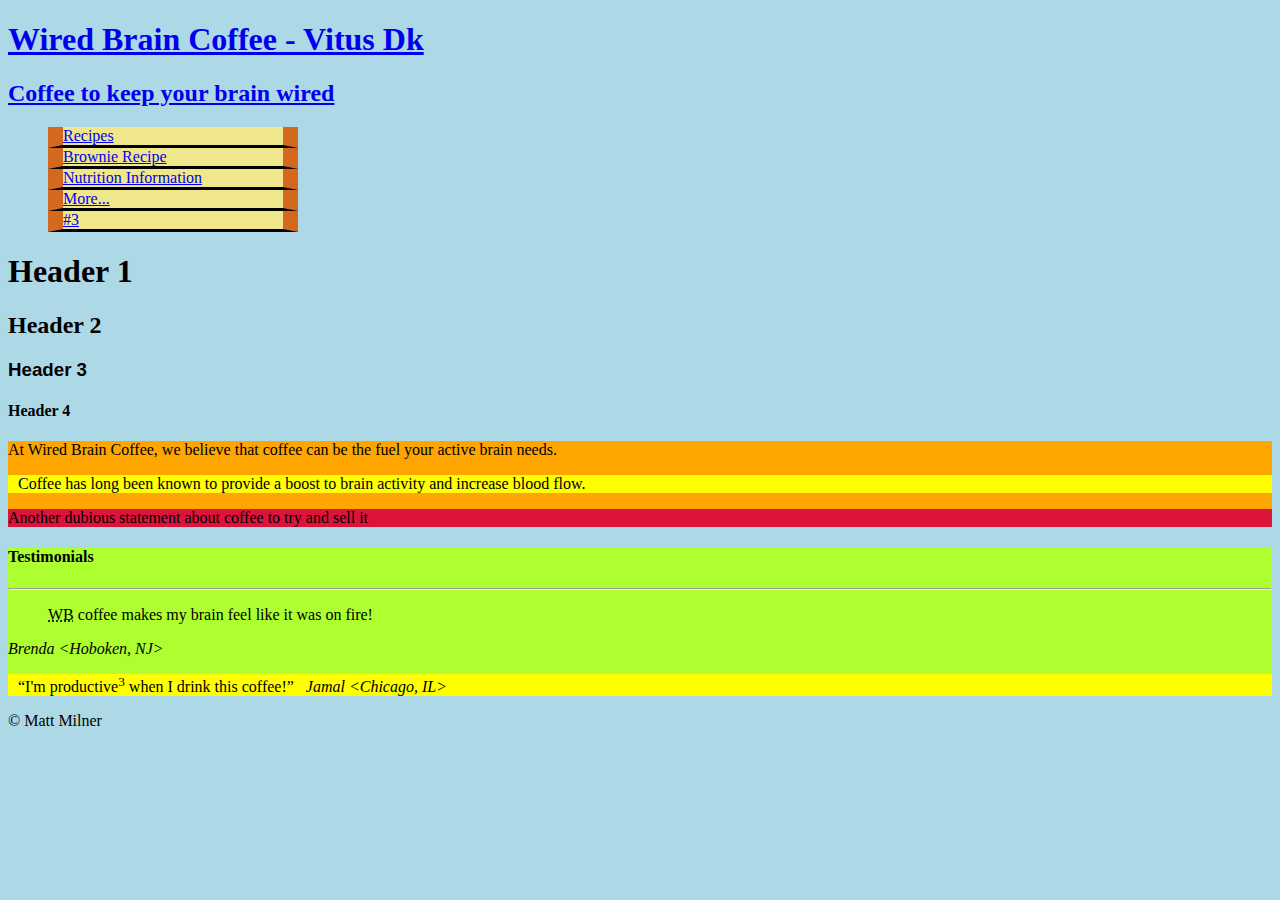
<file: m6/begin/default.html>
<!DOCTYPE html>
<html lang="en">
<head>
    <meta charset="UTF-8">
    <meta name="viewport" content="width=device-width, initial-scale=1.0">
    <meta http-equiv="X-UA-Compatible" content="ie=edge">
    <title>Wired Brain Coffee</title>
    <link rel="stylesheet" href="style.css">
</head>
<body>

    <header>
        <a href="https://pluralsight.com/" target="_blank" rel="noreferrer noopener">
            <h1>Wired Brain Coffee - Vitus Dk</h1>
            <h2>Coffee to keep your brain wired</h2>
        </a>
        <nav>
            <ul>
                <li><a href="./content/recipes.html">Recipes</a></li>
                <li><a href="./content/recipes.html#brownies">Brownie Recipe</a></li>
                <li><a href="./content/nutrition.html">Nutrition Information</a></li>
                <li><a href="./content/nutrition.html">More...</a></li>
                <li><a href="./content/nutrition.html">#3</a></li>
                
            </ul>
        </nav>
    </header>
    <article title="Wired Brain Coffee" >

        <h1>Header 1</h1>
        <h2>Header 2</h2>
        <h3 class="myh3">Header 3</h3>
        <h4>Header 4</h4>

        
    <section id="main">
        At Wired Brain Coffee, we believe that coffee can be the fuel your active brain needs.

        <p class="paragraph1">Coffee has long been known to provide a boost to brain activity and increase blood flow. </p>
        <p class="paragraph2">Another dubious statement about coffee to try and sell it</p>
       
    </section>

    <section id="testimonials" >
        <h4>Testimonials</h4>
        <hr />
        <blockquote cite="http://www.wiredbraincoffee.com/testimonials/test1.html"><abbr title="Wired Brain">WB</abbr> coffee makes my brain feel like it was on fire!</blockquote>
        <cite>Brenda &lt;Hoboken, NJ&gt;</cite>
        
        <p class="paragraph1">
            <q>I'm productive<sup>3</sup> when I drink this coffee!</q>
            &nbsp; <!--<br />-->
            <cite>Jamal &lt;Chicago, IL&gt;</cite>
        </p>

    </section>
    </article>
    <footer>
        &copy; Matt Milner
    </footer>
</body>
</html>
</file>
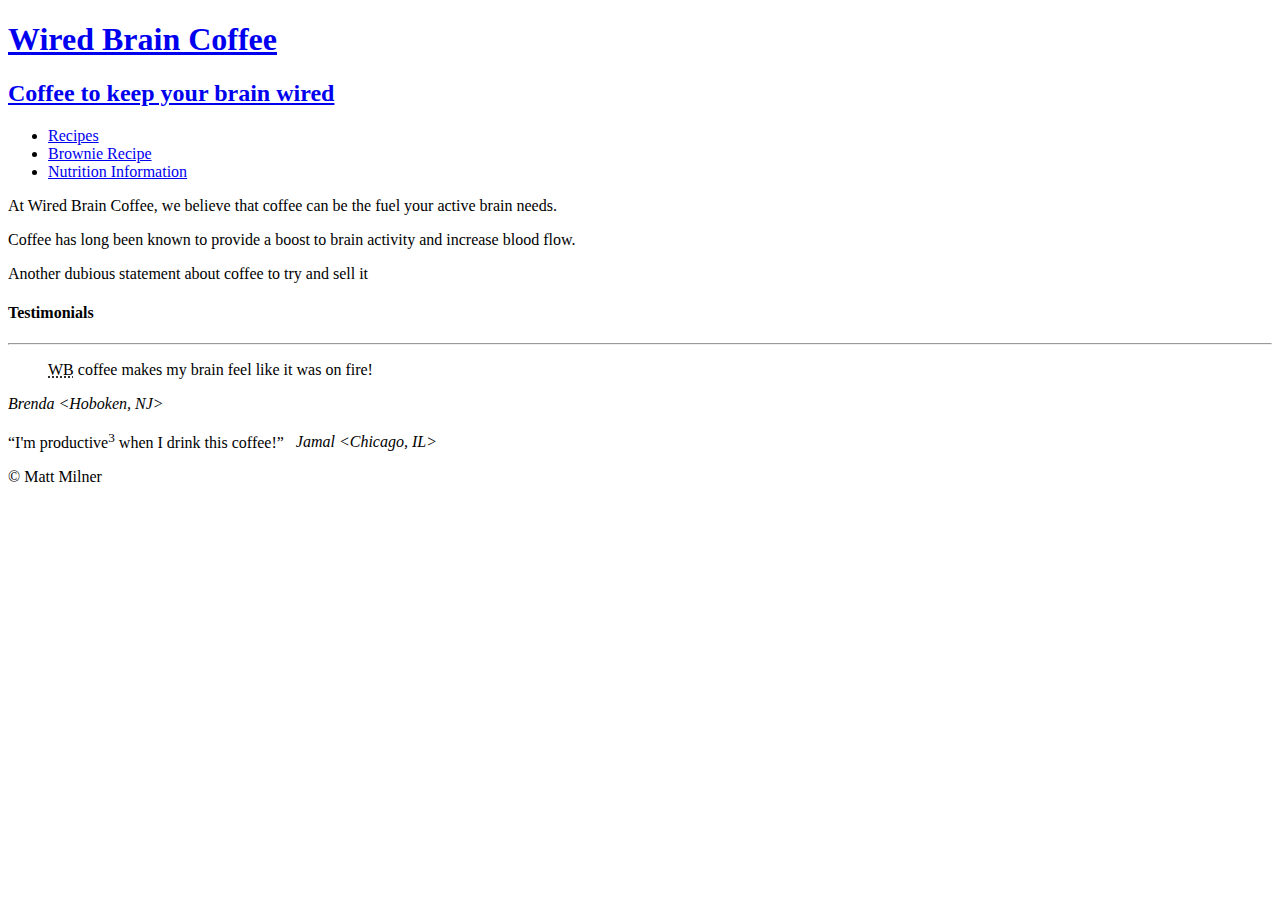
<file: m6/end/default.html>
<!DOCTYPE html>
<html lang="en">
<head>
    <meta charset="UTF-8">
    <meta name="viewport" content="width=device-width, initial-scale=1.0">
    <meta http-equiv="X-UA-Compatible" content="ie=edge">
    <title>Wired Brain Coffee</title>
</head>
<body>
    
    <header>
        <a href="https://pluralsight.com/" target="_blank" rel="noreferrer noopener">
            <h1>Wired Brain Coffee</h1>
            <h2>Coffee to keep your brain wired</h2>
        </a>
        <nav>
            <ul>
                <li><a href="./content/recipes.html">Recipes</a></li>
                <li><a href="./content/recipes.html#brownies">Brownie Recipe</a></li>
                <li><a href="./content/nutrition.html">Nutrition Information</a></li>
            </ul>
        </nav>
    </header>
    <article title="Wired Brain Coffee">

   
    <section id="main">
        At Wired Brain Coffee, we believe that coffee can be the fuel your active brain needs.

        <p>Coffee has long been known to provide a boost to brain activity and increase blood flow. </p>
        <p>Another dubious statement about coffee to try and sell it</p>
       
    </section>

    <section id="testimonials">
        <h4>Testimonials</h4>
        <hr />
        <blockquote cite="http://www.wiredbraincoffee.com/testimonials/test1.html"><abbr title="Wired Brain">WB</abbr> coffee makes my brain feel like it was on fire!</blockquote>
        <cite>Brenda &lt;Hoboken, NJ&gt;</cite>
        
        <p>
            <q>I'm productive<sup>3</sup> when I drink this coffee!</q>
            &nbsp; <!--<br />-->
            <cite>Jamal &lt;Chicago, IL&gt;</cite>
        </p>

    </section>
    </article>
    <footer>
        &copy; Matt Milner
    </footer>
</body>
</html>
</file>
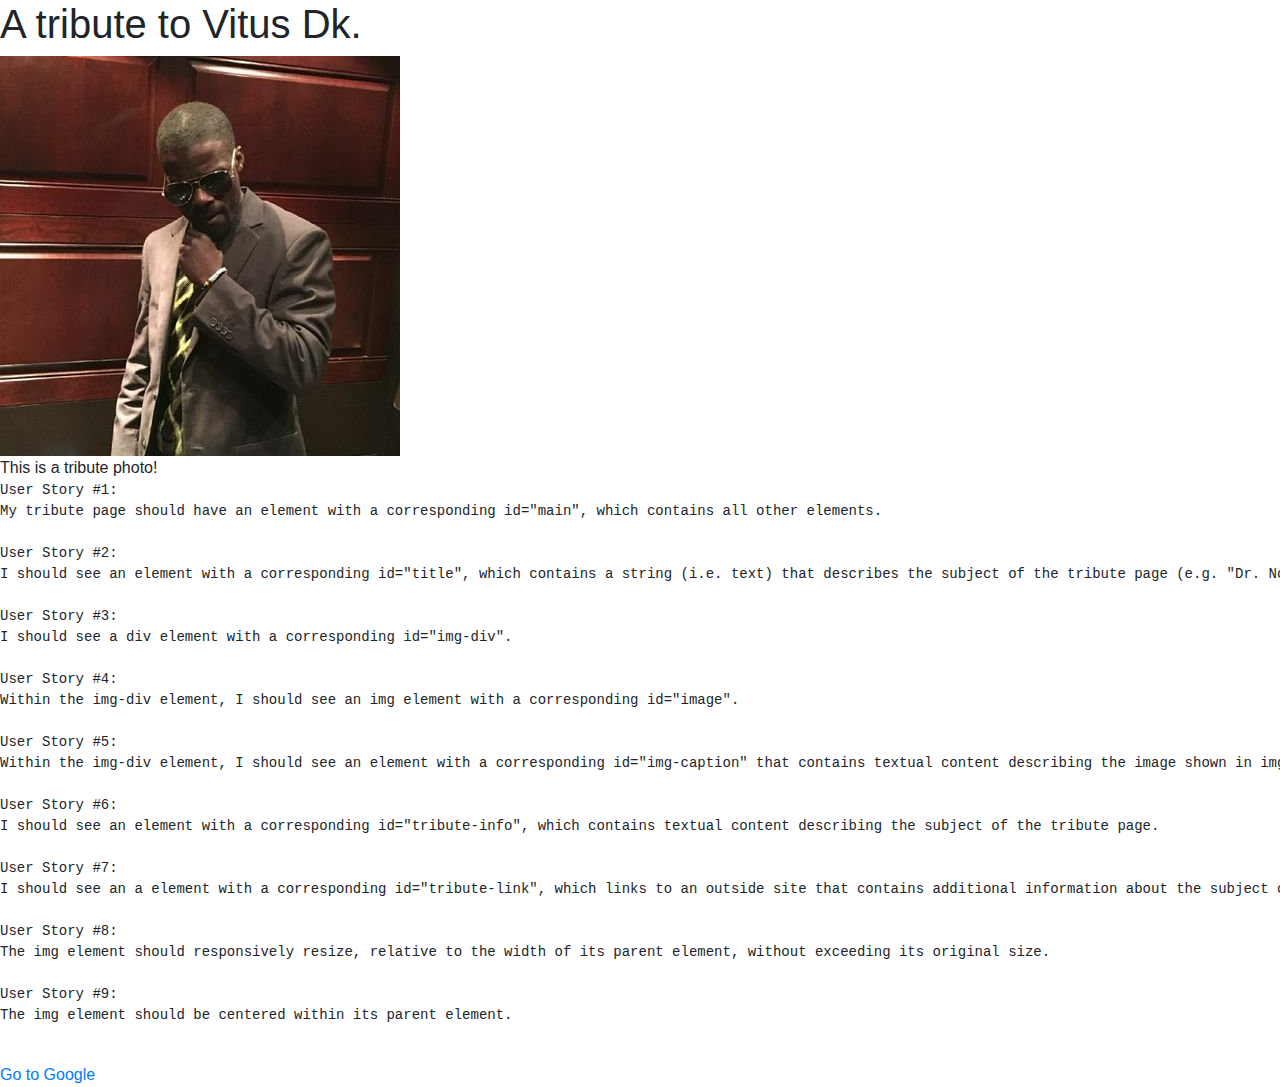
<file: Projects/ResponsiveWebDesign/TributePage.html>
<!DOCTYPE html>
<html lang="en-us">
    <head>
        <title>Tribute to Vitus Dk.</title>
        <link rel="stylesheet" href="https://stackpath.bootstrapcdn.com/bootstrap/4.3.1/css/bootstrap.min.css" integrity="sha384-ggOyR0iXCbMQv3Xipma34MD+dH/1fQ784/j6cY/iJTQUOhcWr7x9JvoRxT2MZw1T" crossorigin="anonymous">
    </head>
    <body>
        <div id="main">
            <h1 id="title">A tribute to Vitus Dk.</h1>
            <div id="img-div">
                <!-- Add url of photo later in the src attribute -->
                <img id="image" class="img-responsive" src="dkvitus.jpg" style="align-self: center;">
                <div id="img-caption"> This is a tribute photo!</div>

            </div>
            <div id="tribute-info">
                <pre>
User Story #1: 
My tribute page should have an element with a corresponding id="main", which contains all other elements.

User Story #2: 
I should see an element with a corresponding id="title", which contains a string (i.e. text) that describes the subject of the tribute page (e.g. "Dr. Norman Borlaug").

User Story #3: 
I should see a div element with a corresponding id="img-div".

User Story #4: 
Within the img-div element, I should see an img element with a corresponding id="image".

User Story #5: 
Within the img-div element, I should see an element with a corresponding id="img-caption" that contains textual content describing the image shown in img-div.

User Story #6: 
I should see an element with a corresponding id="tribute-info", which contains textual content describing the subject of the tribute page.

User Story #7: 
I should see an a element with a corresponding id="tribute-link", which links to an outside site that contains additional information about the subject of the tribute page. HINT: You must give your element an attribute of target and set it to _blank in order for your link to open in a new tab (i.e. target="_blank").

User Story #8: 
The img element should responsively resize, relative to the width of its parent element, without exceeding its original size.

User Story #9: 
The img element should be centered within its parent element.
                </pre>

            </div>

            <a href="http://cnn.com" target="_blank" id="tribute-link">Go to Google</a>

<script src="https://cdn.freecodecamp.org/testable-projects-fcc/v1/bundle.js">
        </div>
    </body>
</html>
</file>
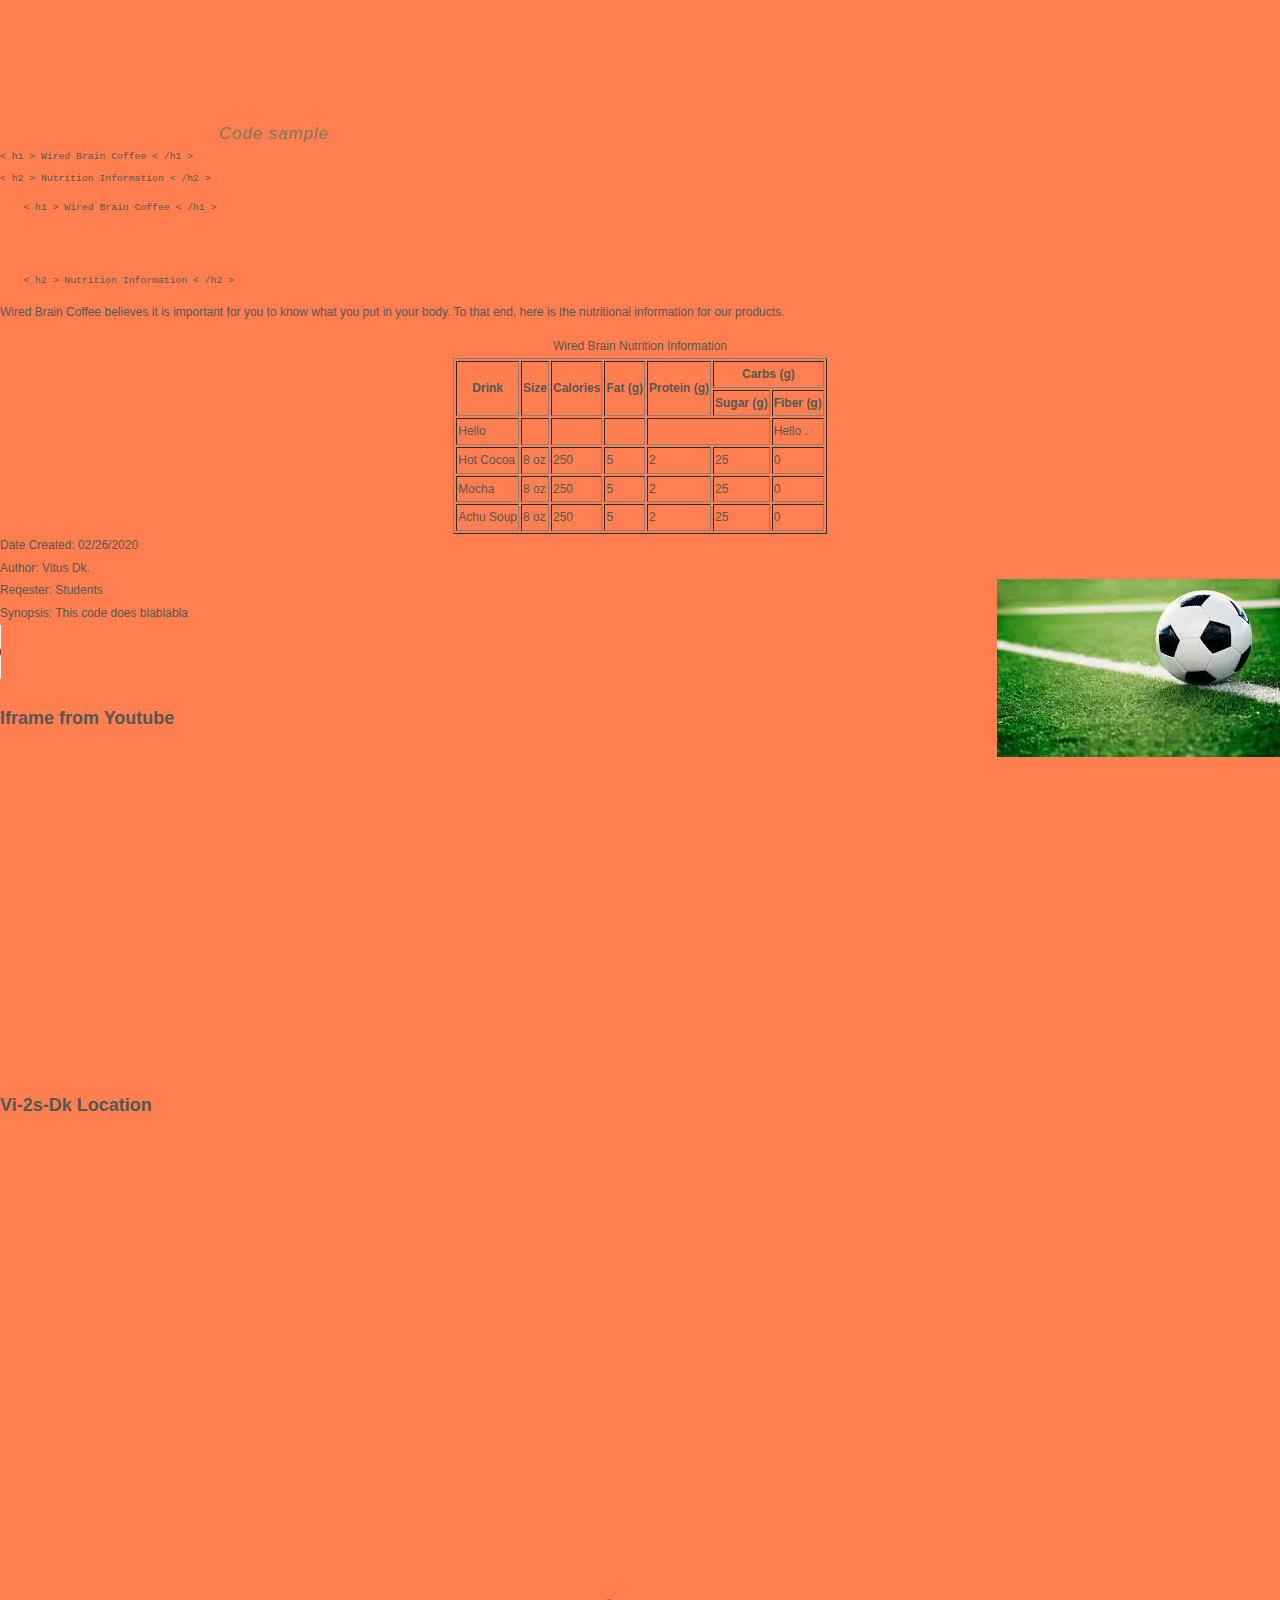
<file: m6/begin/content/nutrition.html>
<!--
    Date Created: 02/26/2020
    Author: Vitus Dk.
    Reqester: Students
    Synopsis: This code does bla blabla 
-->

<!DOCTYPE html>
<html lang="en">

<head>
    <meta charset="UTF-8">
    <meta name="viewport" content="width=device-width, initial-scale=1.0">
    <meta http-equiv="X-UA-Compatible" content="ie=edge">
    <title>Wired Brain Coffee - Nutrition Information</title>
    <link rel="stylesheet" media="screen" href="style.css">
</head>

<body>

    <header>
        <h1>Wired Brain Coffee</h1>
        <h2>Nutrition Information</h2>
    </header>
<h3>
    Code sample
</h3>
<code>
    &lt; h1 &gt; Wired Brain Coffee &lt; /h1 &gt;
<br>

    &lt; h2 &gt; Nutrition Information &lt; /h2 &gt;
</code>

<pre>
    &lt; h1 &gt; Wired Brain Coffee &lt; /h1 &gt;
<br>

    &lt; h2 &gt; Nutrition Information &lt; /h2 &gt;
</pre>




    <section id="nutrition">
        <p>
            Wired Brain Coffee believes it is important for you to know what you put in your body.
            To that end, here is the nutritional information for our products.
        </p>
        <table border="1" align="center">

            <caption>Wired Brain Nutrition Information</caption>
            <thead>
                <tr>
                    <th rowspan="2"> Drink </th>
                    <th rowspan="2">Size </th>
                    <th rowspan="2">Calories </th>
                    <th rowspan="2"> Fat (g) </th>
                    <th rowspan="2">Protein (g) </th>
                    <th colspan="2"> Carbs (g) </th>
                </tr>                
                <tr>
                    
                    <th> Sugar (g) </th>
                    <th> Fiber (g) </th>
                </tr>

            </thead>
            <tbody>  
                <tr>
                    <td>  Hello </td>
                    <td>   </td>
                    <td>   </td>
                    <td>   </td>
                    <td colspan="2">   </td>
                    <td>  Hello .</td>
                </tr>                           
                <tr>
                    <td>  Hot Cocoa </td>
                    <td>  8 oz </td>
                    <td>  250 </td>
                    <td> 5  </td>
                    <td>  2 </td>
                    <td>  25 </td>
                    <td>  0 </td>
                </tr>
                <tr>
                    <td>  Mocha </td>
                    <td>  8 oz </td>
                    <td>  250 </td>
                    <td> 5  </td>
                    <td>  2 </td>
                    <td>  25 </td>
                    <td>  0 </td>
                </tr>
                <tr>
                    <td>  Achu Soup </td>
                    <td>  8 oz </td>
                    <td>  250 </td>
                    <td> 5  </td>
                    <td>  2 </td>
                    <td>  25 </td>
                    <td>  0 </td>
                </tr>

            </tbody>
            <tfoot>

            </tfoot>
        </table>
<div>


    
    <div >
            Date Created: 02/26/2020 <br>
            Author: Vitus Dk. <br>

            <aside style="float: right;">
                <img src="soccer.jpeg" alt="Soccer">
            </aside>
            Reqester: Students <br>
            Synopsis: This code does blablabla 
        </div>

        <audio controls> 
            <source src="file_example_MP3_1MG.mp3">
        </audio>
<!--


        <video controls poster="https://images-na.ssl-images-amazon.com/images/I/81xfFuPtq0L._AC_SL1500_.jpg">
            <source src="file_example_MP4_640_3MG.mp4">
        </video>
-->
        <h2>Iframe from Youtube</h2>
        <iframe width="560" height="315" src="https://www.youtube.com/embed/RDJw79JzFNs" frameborder="0" allow="accelerometer; autoplay; encrypted-media; gyroscope; picture-in-picture" allowfullscreen></iframe>
       
        <h2>Vi-2s-Dk Location</h2>

        <iframe src="https://www.google.com/maps/embed?pb=!1m18!1m12!1m3!1d3471.9181023037695!2d-98.48789288489718!3d29.51874628207663!2m3!1f0!2f0!3f0!3m2!1i1024!2i768!4f13.1!3m3!1m2!1s0x865c60006672fe5b%3A0x804803b1b91be9cf!2s84%20NE%20Interstate%20410%20Loop%2C%20San%20Antonio%2C%20TX%2078216!5e0!3m2!1sen!2sus!4v1582601701980!5m2!1sen!2sus" width="600" height="450" frameborder="0" style="border:0;" allowfullscreen=""></iframe>




    </section>

    <footer>
        &copy; Matt Milner
    </footer>
</body>

</html>
</file>
<file: style.css>
aside {
    width: 40%;
    padding-left: .5rem;
    margin-left: .5rem;
    float: right;
    box-shadow: inset 5px 0 5px -5px #29627e;
    font-style: italic;
    color: #29627e;
}

aside > p,img {
    margin: .5rem;
}

p {
    font-family: 'Fira Sans', sans-serif;
}

img {
    position: -webkit-sticky;
    position: sticky;
    top: 0;
}

header {
    text-align: center;
    margin-left: auto;
    margin-left: auto;
    margin-right: auto;
    width: 70%;

}

footer {
    text-align: center;
    margin-left: auto;
    margin-right: auto;
}

body {
    margin-left: auto;
    margin-right: auto;
    width: 70%;

}
</file>
<file: Cards/style.css>
.jumbotron, .container{
    text-align: center;
    margin-left: auto;
    margin-right: auto;
    padding: 0 px;
}

#title{
    margin-top: 0px;
    margin-bottom: 0px;
    background-color: royalblue;
    color: snow;
}
h3{
    margin-top: 0px;
    margin-bottom: 0px;
    background-color: skyblue;
    color: red;
}
h3{
    border-top: 10px;
    border-right: 1px;
    border-bottom: 2px;
    border-left: 20px;

    /*
    border: 10px 1px 5px 20px;
*/
}
.the-card{
    font-size: 7rem;
}
</file>
<file: Cards/ex/style.css>
body {
    padding: 2em;
  }
  ul {
    list-style: none;
    padding: 0;
  }
  .diamonds,
  .hearts {
    color: red;
  }
  .card-back {
    color: darkblue;
  }
  .color-4 .diamonds {
    color: blue;
  }
  .color-4 .clubs {
    color: green;
  }
  .suit {
    text-align: center;
  }
  .pip,
  .suit-name {
    font-size: 200%;
  }
  .tarot .pip { display: none; }
  .card {
    display: inline-block;
    font-family: 'Apple Symbols';
    font-size: 800%;
  }
  .moved {
    display: none;
  }
  .discarded {
    color: grey;
  }
</file>
<file: m6/begin/style.css>
/*  
Author:
Date: 
Version:
Requester:
Objective:

*/

/* Change body background to lightblue*/
body{
    background-color: lightblue;
}

/* Change section background to orange, requested by Kat*/
section{
    background-color: orange;
}

#testimonials{
    background-color:greenyellow;
}

p{
    background-color: crimson;
}

.paragraph1{
    background-color: yellow;
    text-indent: 10px;
}

ul{
    list-style: none;
    margin-right: 0px;
    margin-left: 0px;
}

ul li{
    display: ;

    width: 220px;
    background-color: khaki;
    border-bottom: 3px solid black;
    border-left: 15px solid chocolate;
    border-right: 15px solid chocolate;

}

h1,h2,h3,h4{
    font-family: Georgia, 'Times New Roman', Times, serif;
}

.myh3{
    font-family: 'Lucida Sans', 'Lucida Sans Regular', 'Lucida Grande', 'Lucida Sans Unicode', Geneva, Verdana, sans-serif;

}
</file>
<file: m6/begin/content/style.css>
/* css Zen Garden default style v1.02 */
/* css released under Creative Commons License - http://creativecommons.org/licenses/by-nc-sa/1.0/  */

/* This file based on 'Tranquille' by Dave Shea */
/* You may use this file as a foundation for any new work, but you may find it easier to start from scratch. */
/* Not all elements are defined in this file, so you'll most likely want to refer to the xhtml as well. */

/* Your images should be linked as if the CSS file sits in the same folder as the images. ie. no paths. */


/* basic elements */
html {
	margin: 0;
	padding: 0;
	}
body { 
	font: 75% georgia, sans-serif;
	line-height: 1.88889;
	color: #555753; 
	background-color: coral;
/*	background: #fff url(http://csszengarden.com/001/blossoms.jpg) no-repeat bottom right; 
*/	margin: 0; 
	padding: 0;
	}
p { 
	margin-top: 0; 
	text-align: justify;
	}
h3 { 
	font: italic normal 1.4em georgia, sans-serif;
	letter-spacing: 1px; 
	margin-bottom: 0; 
	color: #7D775C;
	}
a:link { 
	font-weight: bold; 
	text-decoration: none; 
	color: #B7A5DF;
	}
a:visited { 
	font-weight: bold; 
	text-decoration: none; 
	color: #D4CDDC;
	}
a:hover, a:focus, a:active { 
	text-decoration: underline; 
	color: #9685BA;
	}
abbr {
	border-bottom: none;
	}


/* specific divs */
.page-wrapper { 
	background: url(http://csszengarden.com/001/zen-bg.jpg) no-repeat top left; 
	padding: 0 175px 0 110px;  
	margin: 0; 
	position: relative;
	}

.intro { 
	min-width: 470px;
	width: 100%;
	}

header h1 { 
	background: transparent url(http://csszengarden.com/001/h1.gif) no-repeat top left;
	margin-top: 10px;
	display: block;
	width: 219px;
	height: 87px;
	float: left;

	text-indent: 100%;
	white-space: nowrap;
	overflow: hidden;
	}
header h2 { 
	background: transparent url(http://csszengarden.com/001/h2.gif) no-repeat top left; 
	margin-top: 58px; 
	margin-bottom: 40px; 
	width: 200px; 
	height: 18px; 
	float: right;

	text-indent: 100%;
	white-space: nowrap;
	overflow: hidden;
	}
header {
	padding-top: 20px;
	height: 87px;
}

.summary {
	clear: both; 
	margin: 20px 20px 20px 10px; 
	width: 160px; 
	float: left;
	}
.summary p {
	font: italic 1.1em/2.2 georgia; 
	text-align: center;
	}

.preamble {
	clear: right; 
	padding: 0px 10px 0 10px;
	}
.supporting {	
	padding-left: 10px; 
	margin-bottom: 40px;
	}

footer { 
	text-align: center; 
	}
footer a:link, footer a:visited { 
	margin-right: 20px; 
	}

.sidebar {
	margin-left: 600px; 
	position: absolute; 
	top: 0; 
	right: 0;
	}
.sidebar .wrapper { 
	font: 10px verdana, sans-serif; 
	background: transparent url(http://csszengarden.com/001/paper-bg.jpg) top left repeat-y; 
	padding: 10px; 
	margin-top: 150px; 
	width: 130px; 
	}
.sidebar h3.select { 
	background: transparent url(http://csszengarden.com/001/h3.gif) no-repeat top left; 
	margin: 10px 0 5px 0; 
	width: 97px; 
	height: 16px; 

	text-indent: 100%;
	white-space: nowrap;
	overflow: hidden;
	}
.sidebar h3.archives { 
	background: transparent url(http://csszengarden.com/001/h5.gif) no-repeat top left; 
	margin: 25px 0 5px 0; 
	width:57px; 
	height: 14px; 

	text-indent: 100%;
	white-space: nowrap;
	overflow: hidden;
	}
.sidebar h3.resources { 
	background: transparent url(http://csszengarden.com/001/h6.gif) no-repeat top left; 
	margin: 25px 0 5px 0; 
	width:63px; 
	height: 10px; 

	text-indent: 100%;
	white-space: nowrap;
	overflow: hidden;
	}


.sidebar ul {
	margin: 0;
	padding: 0;
	}
.sidebar li {
	line-height: 1.3em; 
	background: transparent url(http://csszengarden.com/001/cr1.gif) no-repeat top center; 
	display: block; 
	padding-top: 5px; 
	margin-bottom: 5px;
	list-style-type: none;
	}
.sidebar li a:link {
	color: #988F5E;
	}
.sidebar li a:visited {
	color: #B3AE94;
	}


.extra1 {
	background: transparent url(http://csszengarden.com/001/cr2.gif) top left no-repeat; 
	position: absolute; 
	top: 40px; 
	right: 0; 
	width: 148px; 
	height: 110px;
	}
</file>
